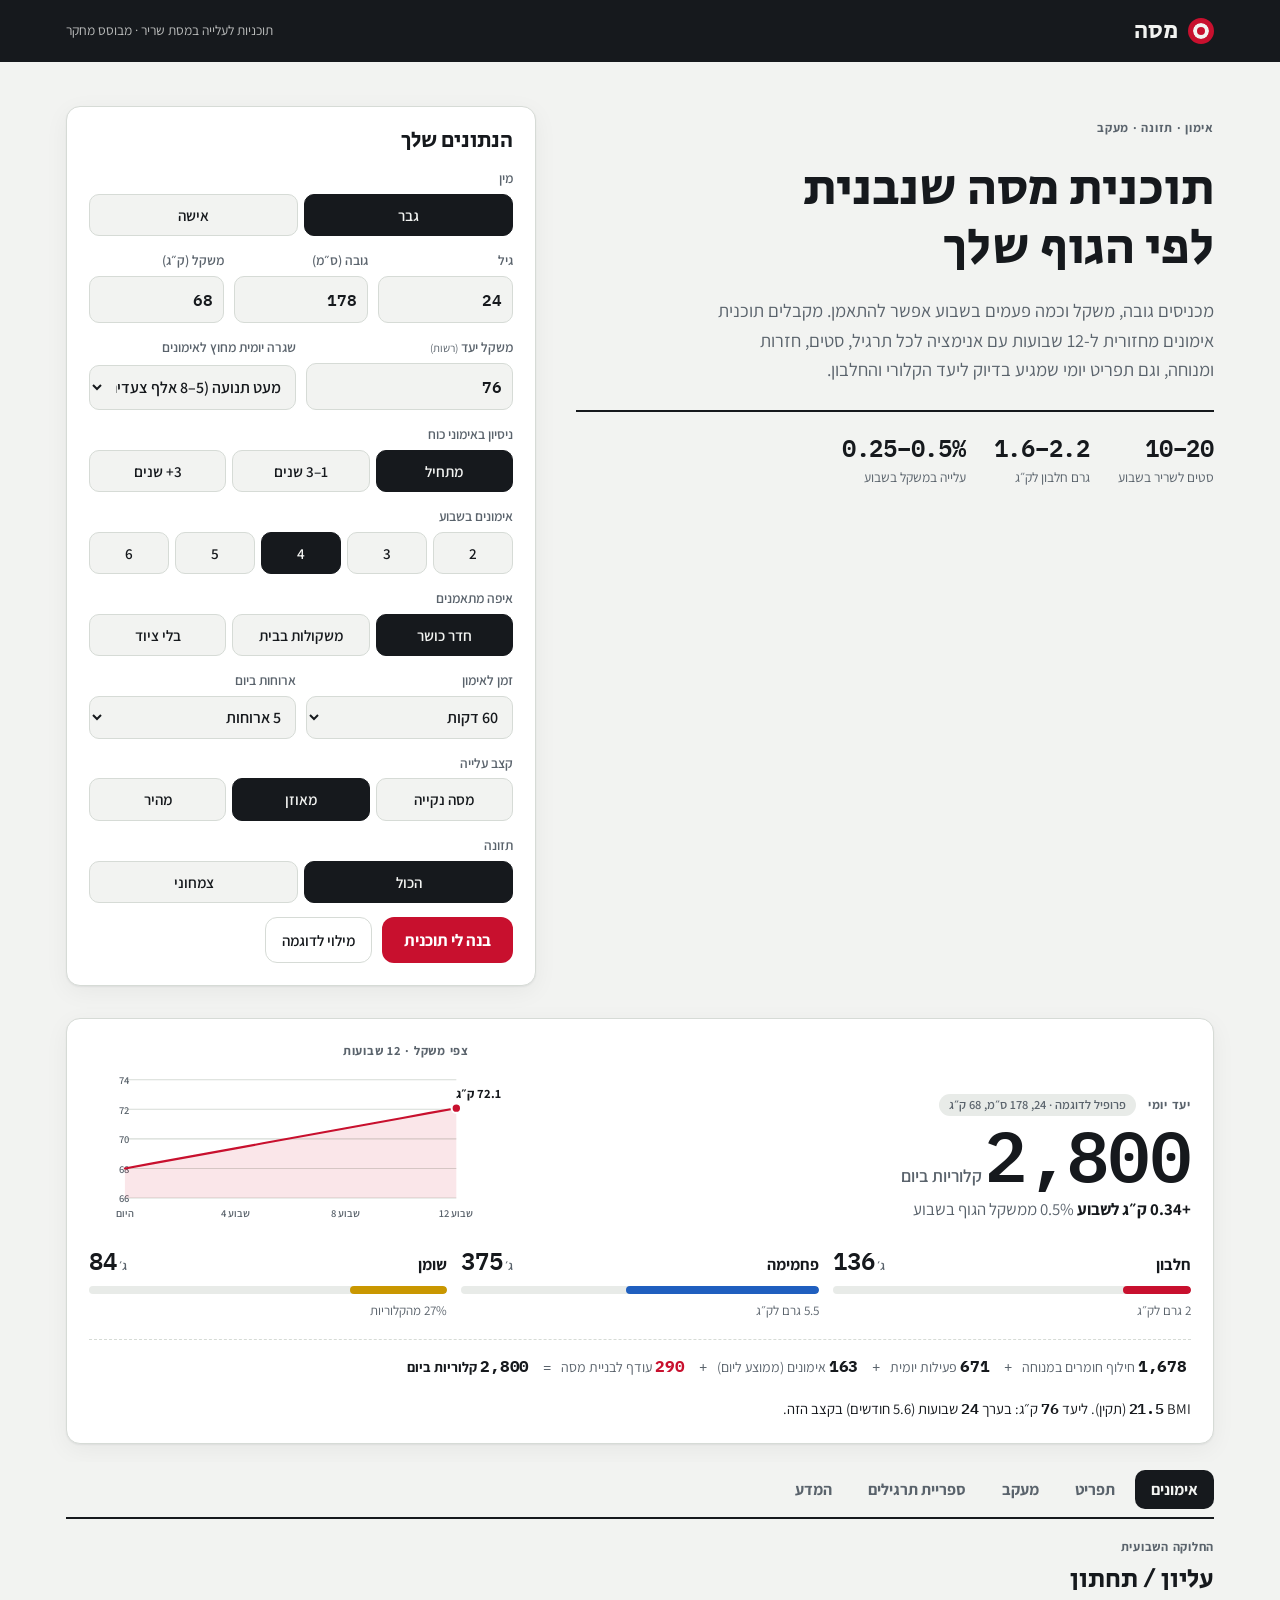
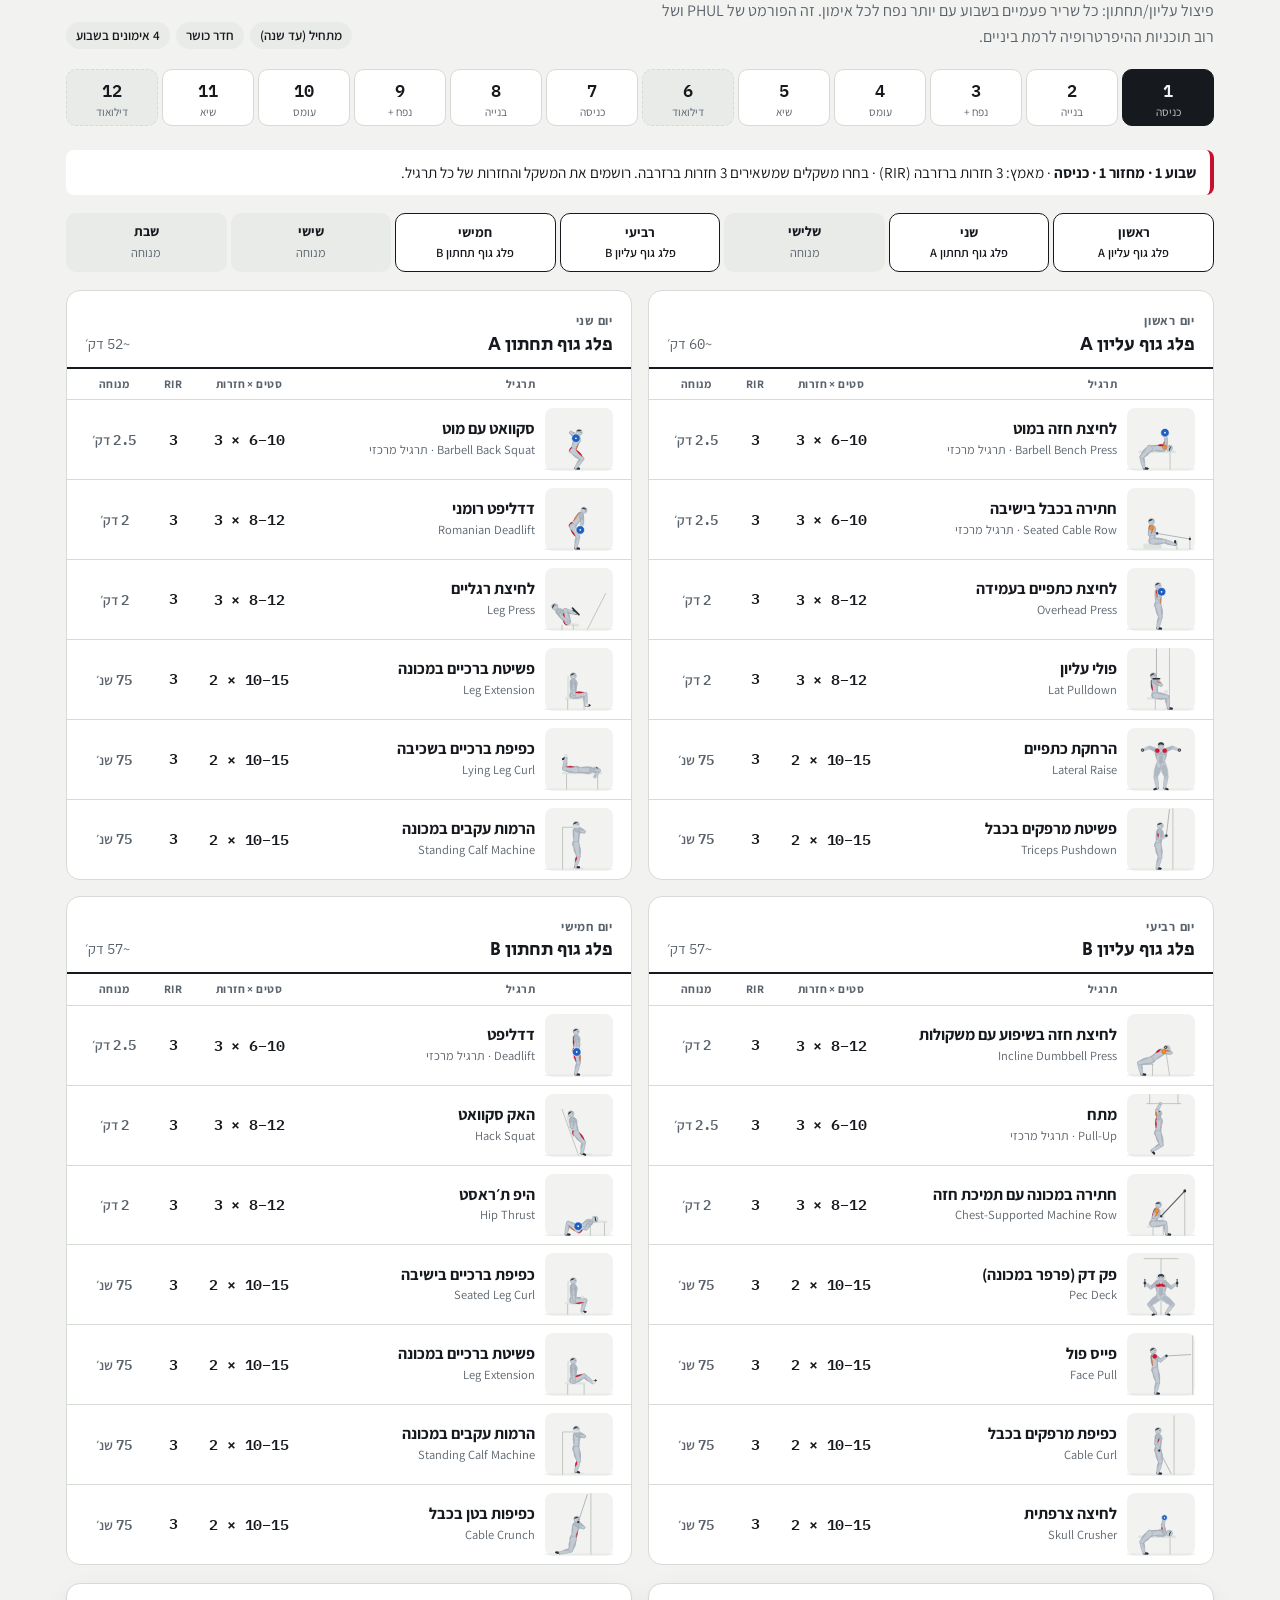
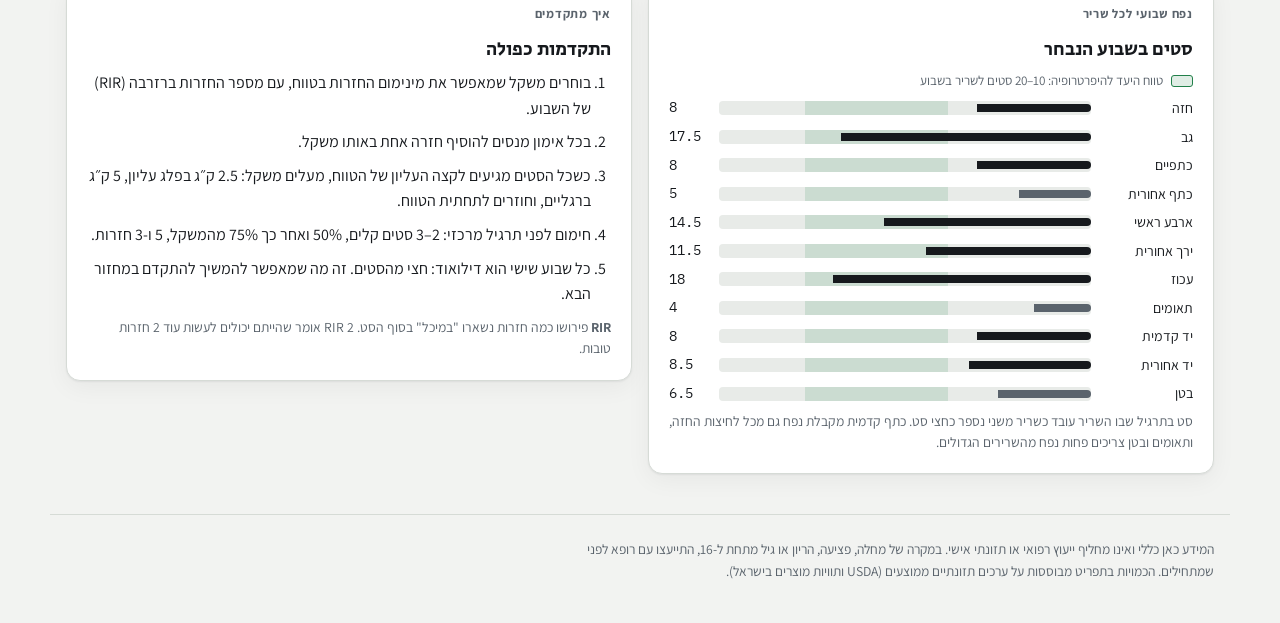
<file: fitness/index.html>
<!doctype html>
<html lang="he" dir="rtl">
<head>
<meta charset="utf-8">
<meta name="viewport" content="width=device-width, initial-scale=1, viewport-fit=cover">
<title>מסה · בונה תוכנית</title>
<meta name="claude:viewport-fit-sides" content="cover">
<meta name="description" content="בונה תוכניות אימון ותזונה לעלייה במסת שריר לפי גובה, משקל וניסיון, עם אנימציות של כל תרגיל.">
<meta name="theme-color" content="#16191d">
<link rel="icon" href="icon.svg" type="image/svg+xml">
<link rel="manifest" href="manifest.webmanifest">
<link rel="preconnect" href="https://fonts.googleapis.com">
<link rel="preconnect" href="https://fonts.gstatic.com" crossorigin>
<link rel="stylesheet" href="https://fonts.googleapis.com/css2?family=Assistant:wght@400;600;700;800&family=IBM+Plex+Mono:wght@500;600&family=Secular+One&display=swap">
<link rel="stylesheet" href="css/style.css">
</head>
<body>
<header class="top">
  <div class="wrap top-in">
    <a class="brand" href="#" aria-label="מסה, לראש העמוד"><span class="brand-mark" aria-hidden="true"></span>מסה</a>
    <span class="top-tag">תוכניות לעלייה במסת שריר · מבוסס מחקר</span>
  </div>
</header>

<main>
  <section class="intro wrap">
    <div class="intro-copy">
      <p class="eyebrow">אימון · תזונה · מעקב</p>
      <h1>תוכנית מסה שנבנית לפי הגוף שלך</h1>
      <p class="lead">מכניסים גובה, משקל וכמה פעמים בשבוע אפשר להתאמן. מקבלים תוכנית אימונים מחזורית ל-12 שבועות עם אנימציה לכל תרגיל, סטים, חזרות ומנוחה, וגם תפריט יומי שמגיע בדיוק ליעד הקלורי והחלבון.</p>
      <ul class="facts">
        <li><b class="num">10–20</b><span>סטים לשריר בשבוע</span></li>
        <li><b class="num">1.6–2.2</b><span>גרם חלבון לק״ג</span></li>
        <li><b class="num">0.25–0.5%</b><span>עלייה במשקל בשבוע</span></li>
      </ul>
    </div>

    <form id="profileForm" class="card form" novalidate>
      <h2 class="form-title">הנתונים שלך</h2>
      <fieldset class="seg"><legend>מין</legend>
        <label><input type="radio" name="sex" value="m" id="sex-m"><span>גבר</span></label>
        <label><input type="radio" name="sex" value="f" id="sex-f"><span>אישה</span></label>
      </fieldset>
      <div class="grid3">
        <label class="field"><span>גיל</span><input id="age" name="age" type="number" inputmode="numeric" min="14" max="80" required></label>
        <label class="field"><span>גובה (ס״מ)</span><input id="height" name="height" type="number" inputmode="numeric" min="140" max="220" required></label>
        <label class="field"><span>משקל (ק״ג)</span><input id="weight" name="weight" type="number" inputmode="decimal" step="0.1" min="35" max="200" required></label>
      </div>
      <div class="grid2">
        <label class="field"><span>משקל יעד <small>(רשות)</small></span><input id="goal" name="goal" type="number" inputmode="decimal" step="0.5" min="35" max="220"></label>
        <label class="field"><span>שגרה יומית מחוץ לאימונים</span>
          <select id="activity" name="activity">
            <option value="1.25">יושבני (משרד, מעט הליכה)</option>
            <option value="1.4">מעט תנועה (5–8 אלף צעדים)</option>
            <option value="1.55">פעיל (עבודה על הרגליים)</option>
            <option value="1.7">פעיל מאוד (עבודה פיזית)</option>
          </select></label>
      </div>
      <fieldset class="seg"><legend>ניסיון באימוני כוח</legend>
        <label><input type="radio" name="level" value="beg" id="lv-beg"><span>מתחיל</span></label>
        <label><input type="radio" name="level" value="int" id="lv-int"><span>1–3 שנים</span></label>
        <label><input type="radio" name="level" value="adv" id="lv-adv"><span>3+ שנים</span></label>
      </fieldset>
      <fieldset class="seg"><legend>אימונים בשבוע</legend>
        <label><input type="radio" name="days" value="2" id="d2"><span>2</span></label>
        <label><input type="radio" name="days" value="3" id="d3"><span>3</span></label>
        <label><input type="radio" name="days" value="4" id="d4"><span>4</span></label>
        <label><input type="radio" name="days" value="5" id="d5"><span>5</span></label>
        <label><input type="radio" name="days" value="6" id="d6"><span>6</span></label>
      </fieldset>
      <fieldset class="seg"><legend>איפה מתאמנים</legend>
        <label><input type="radio" name="equip" value="gym" id="eq-gym"><span>חדר כושר</span></label>
        <label><input type="radio" name="equip" value="db" id="eq-db"><span>משקולות בבית</span></label>
        <label><input type="radio" name="equip" value="home" id="eq-home"><span>בלי ציוד</span></label>
      </fieldset>
      <label class="check" id="barRow"><input type="checkbox" name="bar" id="bar"><span>יש לי מוט מתח</span></label>
      <div class="grid2">
        <label class="field"><span>זמן לאימון</span>
          <select id="minutes" name="minutes"><option value="45">45 דקות</option><option value="60">60 דקות</option><option value="75">75 דקות</option><option value="90">90 דקות</option></select></label>
        <label class="field"><span>ארוחות ביום</span>
          <select id="mealsPerDay" name="meals"><option value="3">3 ארוחות</option><option value="4">4 ארוחות</option><option value="5">5 ארוחות</option><option value="6">6 ארוחות</option></select></label>
      </div>
      <fieldset class="seg"><legend>קצב עלייה</legend>
        <label><input type="radio" name="pace" value="lean" id="pc-lean"><span>מסה נקייה</span></label>
        <label><input type="radio" name="pace" value="std" id="pc-std"><span>מאוזן</span></label>
        <label><input type="radio" name="pace" value="fast" id="pc-fast"><span>מהיר</span></label>
      </fieldset>
      <fieldset class="seg"><legend>תזונה</legend>
        <label><input type="radio" name="diet" value="all" id="dt-all"><span>הכול</span></label>
        <label><input type="radio" name="diet" value="veg" id="dt-veg"><span>צמחוני</span></label>
      </fieldset>
      <p id="formError" class="form-error" role="alert" hidden></p>
      <div class="form-actions">
        <button type="submit" class="btn">בנה לי תוכנית</button>
        <button type="button" class="ghost" id="resetExample">מילוי לדוגמה</button>
      </div>
    </form>
  </section>

  <section id="results" class="wrap" aria-label="התוכנית שלך">
    <div class="summary card">
      <div class="sum-head">
        <div>
          <p class="eyebrow">יעד יומי <span id="exampleBadge" class="badge">פרופיל לדוגמה · 24, 178 ס״מ, 68 ק״ג</span></p>
          <p class="kcal"><b id="sumKcal" class="num">0</b> <span>קלוריות ביום</span></p>
          <p class="gain"><b id="sumGain">—</b> <span id="sumRate"></span></p>
        </div>
        <div class="proj">
          <p class="eyebrow">צפי משקל · 12 שבועות</p>
          <div id="projChart" class="chart"></div>
        </div>
      </div>
      <div id="sumMacros" class="macros"></div>
      <p id="sumEq" class="energy"></p>
      <p id="sumNotes" class="notes"></p>
    </div>

    <div class="tabs" role="tablist" aria-label="חלקי התוכנית">
      <button type="button" role="tab" data-tab="train" aria-selected="true">אימונים</button>
      <button type="button" role="tab" data-tab="food" aria-selected="false">תפריט</button>
      <button type="button" role="tab" data-tab="track" aria-selected="false">מעקב</button>
      <button type="button" role="tab" data-tab="library" aria-selected="false">ספריית תרגילים</button>
      <button type="button" role="tab" data-tab="science" aria-selected="false">המדע</button>
    </div>

    <!-- TRAINING -->
    <div id="p-train" class="panel" role="tabpanel">
      <div class="split-head">
        <div><p class="eyebrow">החלוקה השבועית</p><h2 id="splitName"></h2><p id="splitWhy" class="muted"></p></div>
        <div id="splitMeta" class="meta"></div>
      </div>
      <div class="wk-wrap"><div id="weekStrip" class="week-strip" aria-label="בחירת שבוע"></div></div>
      <p id="weekNote" class="week-note"></p>
      <div id="schedule" class="schedule"></div>
      <div id="sessions" class="sessions"></div>

      <div class="two">
        <section class="card pad">
          <p class="eyebrow">נפח שבועי לכל שריר</p>
          <h3>סטים בשבוע הנבחר</h3>
          <div id="volChart" class="vol"></div>
        </section>
        <section class="card pad rules">
          <p class="eyebrow">איך מתקדמים</p>
          <h3>התקדמות כפולה</h3>
          <ol>
            <li>בוחרים משקל שמאפשר את מינימום החזרות בטווח, עם מספר החזרות ברזרבה (RIR) של השבוע.</li>
            <li>בכל אימון מנסים להוסיף חזרה אחת באותו משקל.</li>
            <li>כשכל הסטים מגיעים לקצה העליון של הטווח, מעלים משקל: 2.5 ק״ג בפלג עליון, 5 ק״ג ברגליים, וחוזרים לתחתית הטווח.</li>
            <li>חימום לפני תרגיל מרכזי: 2–3 סטים קלים, 50% ואחר כך 75% מהמשקל, 5 ו-3 חזרות.</li>
            <li>כל שבוע שישי הוא דילואוד: חצי מהסטים. זה מה שמאפשר להמשיך להתקדם במחזור הבא.</li>
          </ol>
          <p class="fine"><b>RIR</b> פירושו כמה חזרות נשארו "במיכל" בסוף הסט. RIR 2 אומר שהייתם יכולים לעשות עוד 2 חזרות טובות.</p>
        </section>
      </div>
    </div>

    <!-- FOOD -->
    <div id="p-food" class="panel" role="tabpanel" hidden>
      <div id="foodTargets" class="food-targets"></div>
      <div class="day-strip" id="dayStrip" aria-label="בחירת יום"></div>
      <div id="meals" class="meals"></div>
      <p id="dayTotal" class="day-total"></p>
      <div class="two">
        <details class="card pad shop">
          <summary><span class="eyebrow">לשבוע שלם</span><h3>רשימת קניות</h3></summary>
          <ul id="shopList" class="shop-list"></ul>
          <p class="fine">כמויות של מזון מבושל או אפוי. אורז ופסטה מתנפחים פי 2.5–3 בבישול, ובשר מאבד כ-25% ממשקלו.</p>
        </details>
        <section class="card pad">
          <p class="eyebrow">מה באמת משנה</p>
          <h3>כללי התזונה למסה</h3>
          <ul class="tips">
            <li><b>סך הקלוריות והחלבון ביום</b> קובעים כמעט הכול. תזמון הארוחות משני.</li>
            <li><b>חלבון בכל ארוחה:</b> 0.4 ג׳ לק״ג, 4–5 פעמים ביום, מפזרים את החלבון לאורך היום.</li>
            <li><b>לפני ואחרי אימון</b> (בטווח של כ-2 שעות): ארוחה עם חלבון ופחמימה.</li>
            <li><b>לפני שינה:</b> מוצר חלב עשיר בקזאין (קוטג׳, גבינה לבנה, יוגורט חלבון).</li>
            <li><b>קשה לאכול מספיק?</b> שייק נוזלי, חמאת בוטנים, תמרים, שמן זית על הסלט. קלוריות צפופות בלי להרגיש מפוצצים.</li>
            <li><b>תוספים עם הוכחות:</b> קריאטין מונוהידרט 3–5 ג׳ ביום כל יום. אבקת חלבון כשנוח. קפאין לפני אימון אם רוצים. BCAA מיותר כשהחלבון מספיק.</li>
            <li><b>שינה:</b> 7–9 שעות. מחסור בשינה פוגע בבניית השריר ובביצועים.</li>
          </ul>
        </section>
      </div>
    </div>

    <!-- TRACK -->
    <div id="p-track" class="panel" role="tabpanel" hidden>
      <div class="two track">
        <section class="card pad">
          <p class="eyebrow">משקל גוף</p>
          <h3>מעקב שבועי</h3>
          <form id="wForm" class="w-form">
            <label class="field"><span>תאריך</span><input type="date" id="wDate" required></label>
            <label class="field"><span>משקל (ק״ג)</span><input type="number" id="wVal" step="0.1" inputmode="decimal" required></label>
            <button type="submit" class="btn">שמירה</button>
          </form>
          <p id="advice" class="advice"></p>
          <ul id="wList" class="w-list"></ul>
        </section>
        <section class="card pad">
          <p class="eyebrow">המשקל שלך מול היעד</p>
          <div id="trackChart" class="chart wide"></div>
          <p class="fine">הנתונים נשמרים רק בדפדפן הזה. משקל הגוף קופץ ביום-יומיים בגלל מים, מלח ופחמימות, לכן מסתכלים על המגמה של שבועיים ולא על שקילה בודדת. את משקלי התרגילים רושמים בחלון של כל תרגיל, בלשונית האימונים.</p>
        </section>
      </div>
    </div>

    <!-- LIBRARY -->
    <div id="p-library" class="panel" role="tabpanel" hidden>
      <div id="libFilter" class="lib-filter" aria-label="סינון לפי שריר"></div>
      <p class="mus-key"><span><i class="k1"></i>שריר עיקרי שעובד בתרגיל</span><span><i class="k2"></i>שריר משני</span></p>
      <div id="libGrid" class="lib-grid"></div>
    </div>

    <!-- SCIENCE -->
    <div id="p-science" class="panel" role="tabpanel" hidden>
      <div class="science">
        <section class="card pad">
          <p class="eyebrow">העקרונות שעליהם התוכנית בנויה</p>
          <h3>מה המחקר אומר, ואיך זה מיושם כאן</h3>
          <dl class="principles">
            <dt>נפח</dt><dd>יותר סטים שבועיים מביאים ליותר היפרטרופיה, עד בערך 10–20 סטים לשריר בשבוע. התוכנית מתחילה נמוך ומוסיפה סטים לאורך כל מחזור. <cite>Schoenfeld 2017</cite></dd>
            <dt>תדירות</dt><dd>אימון כל שריר פעמיים בשבוע עדיף על פעם אחת כשהנפח שווה. בכל החלוקות כאן כל שריר מאומן לפחות פעמיים. <cite>Schoenfeld 2016</cite></dd>
            <dt>מאמץ</dt><dd>סטים צריכים להגיע קרוב לכשל (0–3 חזרות ברזרבה). כשל מלא בכל סט לא נדרש. למתחילים RIR 2–3 מספיק. <cite>Refalo 2023</cite></dd>
            <dt>טווח חזרות</dt><dd>כל טווח בין 5 ל-30 חזרות בונה שריר כשמגיעים קרוב לכשל. תרגילים מרכזיים ב-5–10, בידוד ב-10–20. באימון בלי ציוד משתמשים בטווחים הגבוהים. <cite>Schoenfeld 2017b</cite></dd>
            <dt>מנוחה</dt><dd>2–3 דקות בתרגילים מורכבים נותנות יותר נפח איכותי מדקה אחת. <cite>Schoenfeld 2016b</cite></dd>
            <dt>עודף קלורי</dt><dd>עודף מתון של 250–500 קק״ל ועלייה של 0.25–0.5% ממשקל הגוף בשבוע. מתחילים בקצה העליון, מתקדמים בתחתון. <cite>Iraki 2019 · Slater 2019</cite></dd>
            <dt>חלבון</dt><dd>התועלת מגיעה לרוויה סביב 1.6 ג׳ לק״ג, והמלצת הביטחון היא עד 2.2. התוכנית מכוונת ל-2.0. <cite>Morton 2018 · Jäger 2017</cite></dd>
            <dt>חישוב קלוריות</dt><dd>חילוף חומרים בסיסי לפי נוסחת Mifflin–St Jeor, כפול רמת הפעילות היומית, ועוד עלות האימונים. זו נקודת פתיחה, ואת הכיול עושים לפי המשקל בפועל בלשונית המעקב. <cite>Mifflin 1990</cite></dd>
          </dl>
        </section>
        <section class="card pad">
          <p class="eyebrow">תוכניות שמהן נלקחו המבנים</p>
          <h3>השראה מהתוכניות המוערכות ביותר</h3>
          <ul class="programs">
            <li><b>Starting Strength / StrongLifts 5×5</b>: גוף מלא 3 פעמים בשבוע עם התקדמות לינארית. המבנה של תוכנית ה-3 ימים כאן, עם יותר נפח להיפרטרופיה.</li>
            <li><b>PHUL (Power Hypertrophy Upper Lower)</b>: פיצול עליון/תחתון של 4 ימים, הבסיס לתוכנית ה-4 ימים.</li>
            <li><b>Reddit PPL (Metallicadpa)</b>: דחיפה/משיכה/רגליים 6 ימים, הבסיס לתוכנית ה-6 ימים.</li>
            <li><b>Jeff Nippard: Fundamentals ו-Ultimate PPL</b>: התקדמות כפולה, RIR ובחירת תרגילים לפי מתיחה וטווח תנועה.</li>
            <li><b>Renaissance Periodization (ד״ר מייק ישראטל)</b>: מחזורים עם נפח עולה ודילואוד, ונקודות ייחוס לנפח לכל שריר.</li>
            <li><b>The Muscle &amp; Strength Pyramid (אריק הלמס)</b>: סדר העדיפויות: עקביות ← נפח ומאמץ ← התקדמות ← בחירת תרגילים ← טמפו ומנוחה.</li>
          </ul>
        </section>
        <section class="card pad refs">
          <p class="eyebrow">מקורות</p>
          <h3>מחקרים ועמדות רשמיות</h3>
          <ol>
            <li>Schoenfeld BJ, Ogborn D, Krieger JW. Dose-response relationship between weekly resistance training volume and increases in muscle mass. <i>J Sports Sci</i> 2017. <a href="https://doi.org/10.1080/02640414.2016.1210197" target="_blank" rel="noopener">doi</a></li>
            <li>Schoenfeld BJ, Ogborn D, Krieger JW. Effects of resistance training frequency on measures of muscle hypertrophy: a systematic review and meta-analysis. <i>Sports Med</i> 2016. <a href="https://doi.org/10.1007/s40279-016-0543-8" target="_blank" rel="noopener">doi</a></li>
            <li>Refalo MC et al. Influence of resistance training proximity-to-failure on skeletal muscle hypertrophy: a systematic review with meta-analysis. <i>Sports Med</i> 2023. <a href="https://doi.org/10.1007/s40279-022-01784-y" target="_blank" rel="noopener">doi</a></li>
            <li>Schoenfeld BJ et al. Strength and hypertrophy adaptations between low- vs. high-load resistance training: a systematic review and meta-analysis. <i>J Strength Cond Res</i> 2017. <a href="https://doi.org/10.1519/JSC.0000000000002200" target="_blank" rel="noopener">doi</a></li>
            <li>Schoenfeld BJ et al. Longer interset rest periods enhance muscle strength and hypertrophy in resistance-trained men. <i>J Strength Cond Res</i> 2016. <a href="https://doi.org/10.1519/JSC.0000000000001272" target="_blank" rel="noopener">doi</a></li>
            <li>Morton RW et al. A systematic review, meta-analysis and meta-regression of the effect of protein supplementation on resistance training-induced gains in muscle mass and strength. <i>Br J Sports Med</i> 2018. <a href="https://doi.org/10.1136/bjsports-2017-097608" target="_blank" rel="noopener">doi</a></li>
            <li>Jäger R et al. ISSN position stand: protein and exercise. <i>J Int Soc Sports Nutr</i> 2017. <a href="https://doi.org/10.1186/s12970-017-0177-8" target="_blank" rel="noopener">doi</a></li>
            <li>Schoenfeld BJ, Aragon AA. How much protein can the body use in a single meal for muscle-building? <i>J Int Soc Sports Nutr</i> 2018. <a href="https://doi.org/10.1186/s12970-018-0215-1" target="_blank" rel="noopener">doi</a></li>
            <li>Iraki J, Fitschen P, Espinar S, Helms E. Nutrition recommendations for bodybuilders in the off-season: a narrative review. <i>Sports</i> 2019. <a href="https://doi.org/10.3390/sports7070154" target="_blank" rel="noopener">doi</a></li>
            <li>Slater GJ et al. Is an energy surplus required to maximize skeletal muscle hypertrophy associated with resistance training? <i>Front Nutr</i> 2019. <a href="https://doi.org/10.3389/fnut.2019.00131" target="_blank" rel="noopener">doi</a></li>
            <li>Kreider RB et al. ISSN position stand: safety and efficacy of creatine supplementation. <i>J Int Soc Sports Nutr</i> 2017. <a href="https://doi.org/10.1186/s12970-017-0173-z" target="_blank" rel="noopener">doi</a></li>
            <li>Mifflin MD et al. A new predictive equation for resting energy expenditure in healthy individuals. <i>Am J Clin Nutr</i> 1990. <a href="https://doi.org/10.1093/ajcn/51.2.241" target="_blank" rel="noopener">doi</a></li>
            <li>American College of Sports Medicine. Progression models in resistance training for healthy adults. <i>Med Sci Sports Exerc</i> 2009. <a href="https://doi.org/10.1249/MSS.0b013e3181915670" target="_blank" rel="noopener">doi</a></li>
          </ol>
        </section>
      </div>
    </div>
  </section>
</main>

<footer class="foot wrap">
  <p>המידע כאן כללי ואינו מחליף ייעוץ רפואי או תזונתי אישי. במקרה של מחלה, פציעה, הריון או גיל מתחת ל-16, התייעצו עם רופא לפני שמתחילים. הכמויות בתפריט מבוססות על ערכים תזונתיים ממוצעים (USDA ותוויות מוצרים בישראל).</p>
</footer>

<dialog id="exDlg" aria-labelledby="dlgTitle">
  <div class="dlg">
    <div class="dlg-fig">
      <div id="dlgFig" class="fig-big"></div>
      <div class="dlg-ctrl">
        <span id="dlgView" class="view-tag"></span>
        <span class="mus-key"><span><i class="k1"></i>שריר עיקרי</span><span><i class="k2"></i>שריר משני</span></span>
        <button type="button" class="ghost sm" id="dlgSlow" aria-pressed="false">הילוך איטי</button>
        <button type="button" class="ghost sm" id="dlgPlay">עצור</button>
      </div>
    </div>
    <div class="dlg-body">
      <div class="dlg-top">
        <div><h2 id="dlgTitle"></h2><p id="dlgEn" class="muted en"></p></div>
        <button type="button" class="close" id="dlgClose" aria-label="סגירה">×</button>
      </div>
      <div id="dlgMuscles" class="chips"></div>
      <div id="dlgPres"></div>
      <h3>איך מבצעים</h3>
      <ol id="dlgCues" class="cues"></ol>
      <h3>טעויות נפוצות</h3>
      <ul id="dlgErr" class="errs"></ul>
      <div id="dlgLog" class="log">
        <h3>רישום לשבוע <span id="logWeek" class="num"></span></h3>
        <form id="logForm" class="log-form">
          <label class="field"><span>משקל (ק״ג)</span><input id="logW" type="number" step="0.5" inputmode="decimal" placeholder="ריק למשקל גוף"></label>
          <label class="field"><span>חזרות</span><input id="logR" type="number" inputmode="numeric" min="1" max="100"></label>
          <button type="submit" class="btn">שמירה</button>
        </form>
        <p id="logHint" class="fine"></p>
      </div>
    </div>
  </div>
</dialog>

<div id="toast" class="toast" role="status" hidden></div>

<script src="js/figure.js"></script>
<script src="js/exercises.js"></script>
<script src="js/program.js"></script>
<script src="js/nutrition.js"></script>
<script src="js/app.js"></script>
</body>
</html>
</file>
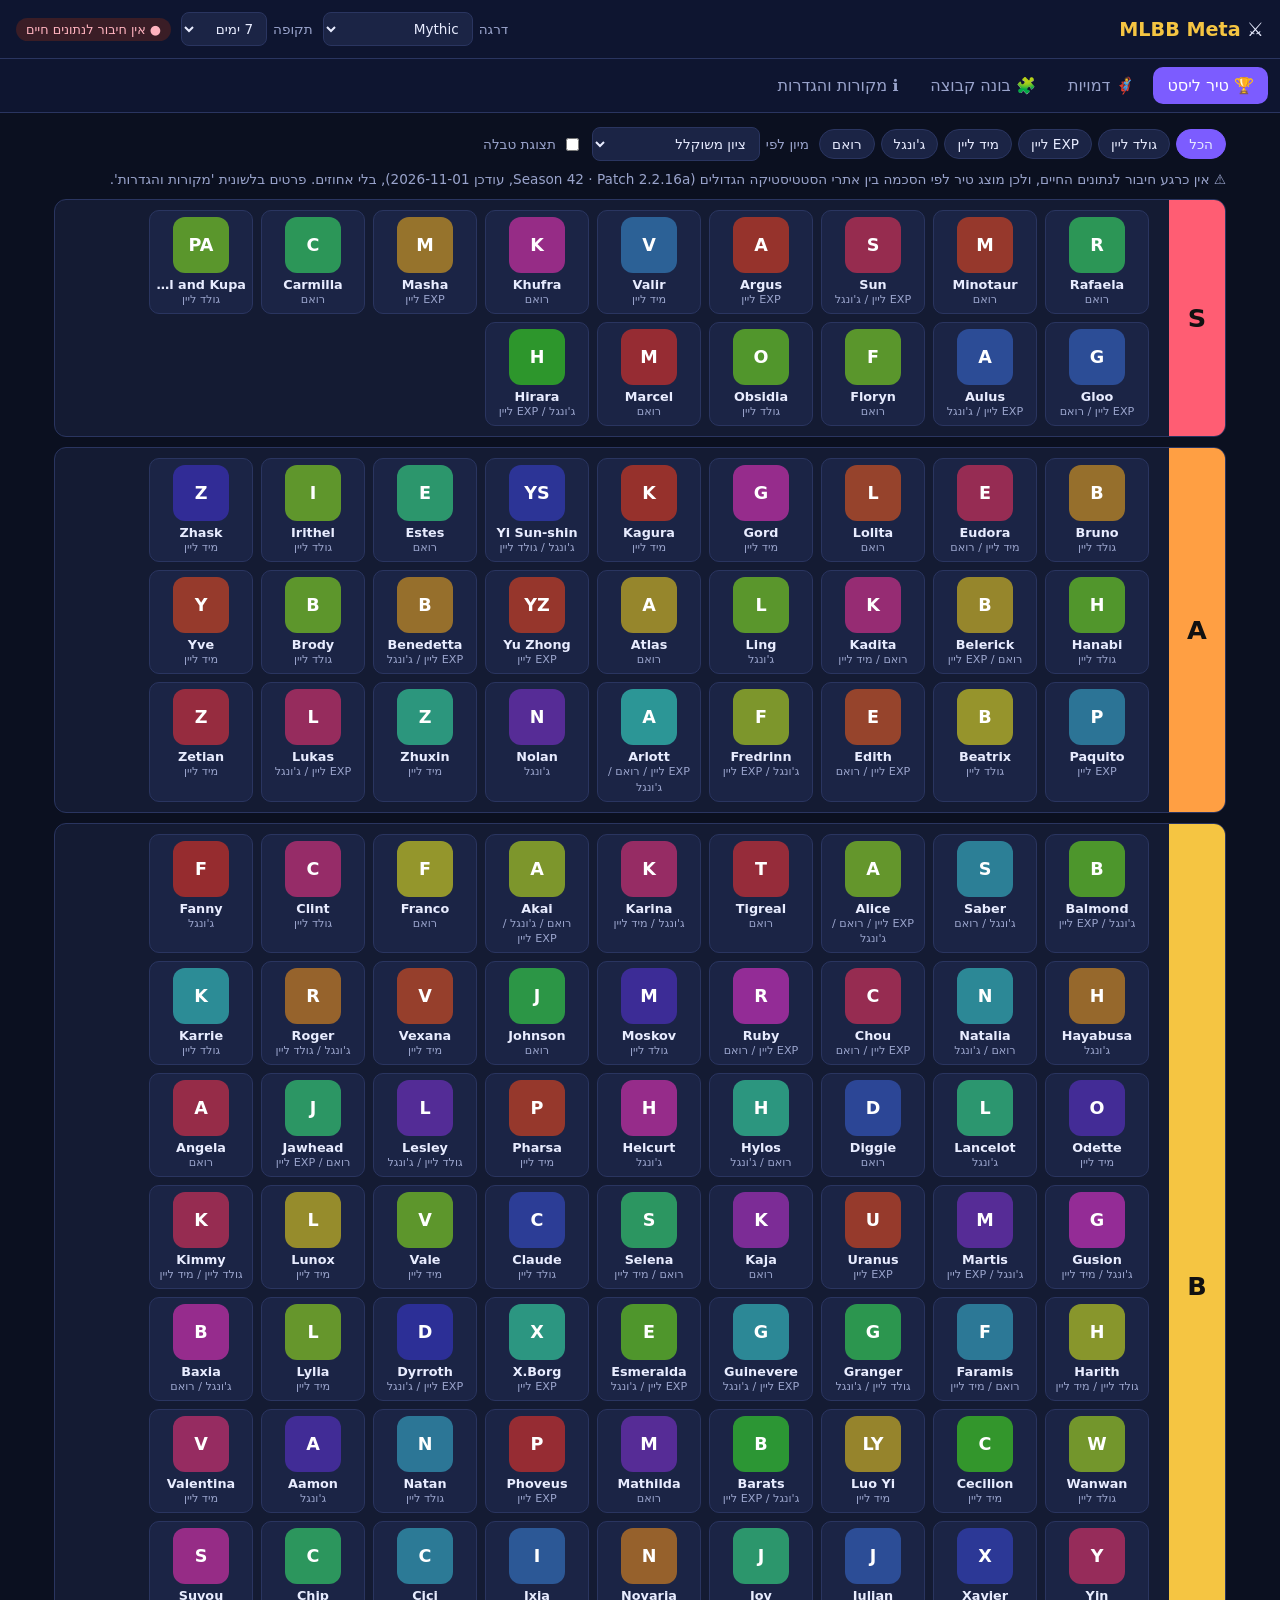
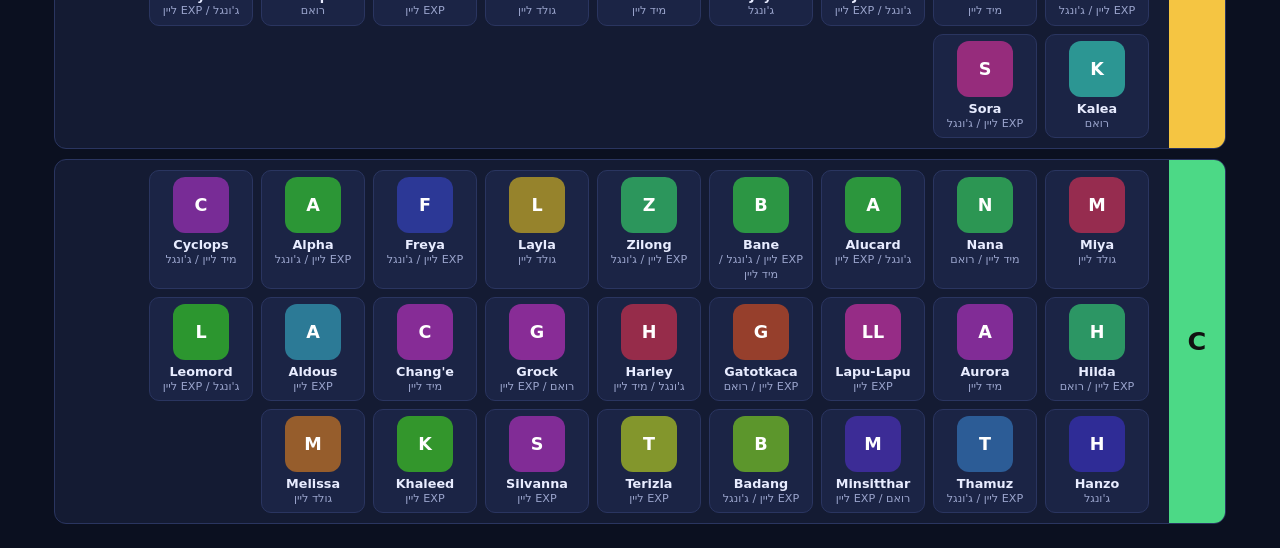
<file: mlbb/index.html>
<!DOCTYPE html>
<html lang="he" dir="rtl">
<head>
<meta charset="utf-8">
<meta name="viewport" content="width=device-width, initial-scale=1, viewport-fit=cover">
<meta name="apple-mobile-web-app-capable" content="yes">
<meta name="apple-mobile-web-app-status-bar-style" content="black-translucent">
<meta name="theme-color" content="#0b1020">
<title>MLBB Meta — טיר ליסט, קאונטרים ובילדים</title>
<link rel="manifest" href="manifest.webmanifest">
<link rel="stylesheet" href="css/style.css">
</head>
<body>
<header class="top">
  <div class="brand">⚔️ <b>MLBB Meta</b></div>
  <div class="filters">
    <label>דרגה
      <select id="f-rank">
        <option value="all">כל הדרגות</option><option value="epic">Epic</option><option value="legend">Legend</option>
        <option value="mythic" selected>Mythic</option><option value="honor">Mythical Honor</option><option value="glory">Mythical Glory+</option>
      </select></label>
    <label>תקופה
      <select id="f-days"><option value="1">יום</option><option value="3">3 ימים</option><option value="7" selected>7 ימים</option><option value="15">15 ימים</option><option value="30">30 ימים</option></select></label>
    <span id="live-status" class="status">טוען…</span>
  </div>
</header>

<nav class="tabs">
  <button data-tab="tier" class="active">🏆 טיר ליסט</button>
  <button data-tab="heroes">🦸 דמויות</button>
  <button data-tab="team">🧩 בונה קבוצה</button>
  <button data-tab="sources">ℹ️ מקורות והגדרות</button>
</nav>

<main>
  <section id="tab-tier" class="tab active">
    <div class="toolbar">
      <div class="chips" id="tier-lanes"></div>
      <label>מיון לפי
        <select id="tier-sort">
          <option value="score">ציון משוקלל</option><option value="win">ווין רייט</option>
          <option value="pick">פיק רייט</option><option value="ban">באן רייט</option><option value="meta">הערכת מטא קהילתית</option>
        </select></label>
      <label class="switch"><input type="checkbox" id="tier-table"> תצוגת טבלה</label>
    </div>
    <p class="hint" id="tier-hint"></p>
    <div id="tier-out"></div>
  </section>

  <section id="tab-heroes" class="tab">
    <div class="toolbar">
      <input id="hero-search" type="search" placeholder="חיפוש דמות…">
      <div class="chips" id="hero-roles"></div>
    </div>
    <div id="hero-grid" class="grid"></div>
  </section>

  <section id="tab-team" class="tab">
    <div class="team-wrap">
      <div class="panel">
        <h3>הקבוצה שלי</h3>
        <div id="ally-slots" class="slots"></div>
        <h3>היריבים <small>(לא חובה)</small></h3>
        <div id="enemy-slots" class="slots"></div>
        <button id="team-clear" class="btn ghost">איפוס</button>
      </div>
      <div class="panel grow">
        <h3>ניתוח הרכב</h3>
        <div id="team-analysis"></div>
        <h3>המלצות לפי ליין</h3>
        <div id="team-recs"></div>
      </div>
    </div>
    <div class="panel">
      <h3>צמדים חזקים במטא</h3>
      <div id="duos"></div>
    </div>
  </section>

  <section id="tab-sources" class="tab">
    <div class="panel prose" id="sources"></div>
  </section>
</main>

<div id="modal" class="modal hidden" role="dialog" aria-modal="true">
  <div class="modal-card">
    <button class="close" id="modal-close" aria-label="סגור">✕</button>
    <div id="modal-body"></div>
  </div>
</div>

<datalist id="hero-names"></datalist>
<script src="js/heroes.js"></script>
<script src="js/builds.js"></script>
<script src="js/api.js"></script>
<script src="js/app.js"></script>
</body>
</html>
</file>
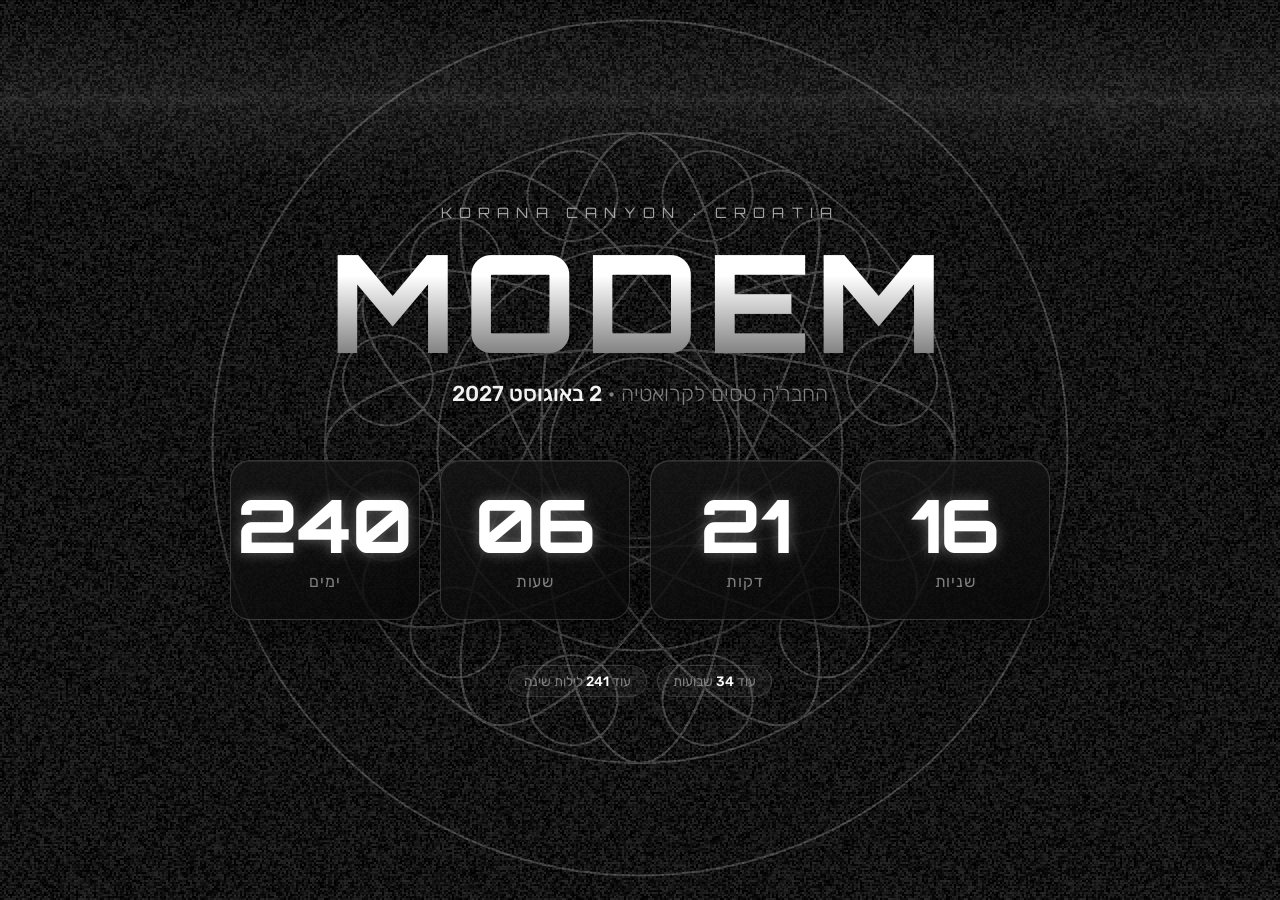
<file: modem/index.html>
<!DOCTYPE html>
<html lang="he" dir="rtl">
<head>
<meta charset="UTF-8">
<meta name="viewport" content="width=device-width, initial-scale=1, viewport-fit=cover">
<meta name="theme-color" content="#000000">
<title>Modem 2027 · הספירה לאחור</title>
<link rel="icon" href="data:image/svg+xml,<svg xmlns='http://www.w3.org/2000/svg' viewBox='0 0 100 100'><text y='.9em' font-size='90'>🍄</text></svg>">
<link rel="preconnect" href="https://fonts.googleapis.com">
<link rel="preconnect" href="https://fonts.gstatic.com" crossorigin>
<link href="https://fonts.googleapis.com/css2?family=Rubik:wght@300;500;800&family=Orbitron:wght@500;800&display=swap" rel="stylesheet">
<style>
  :root{
    --bg:#000;
    --neon1:#ffffff;
    --neon2:#b5b5b5;
    --neon3:#4a4a4a;
    --text:#f2f2f2;
    --muted:#808080;
  }
  *{box-sizing:border-box;margin:0;padding:0}
  html,body{height:100%}
  body{
    background:var(--bg);
    color:var(--text);
    font-family:"Rubik",system-ui,sans-serif;
    overflow:hidden;
    display:flex;align-items:center;justify-content:center;
    min-height:100svh;
  }

  /* ---------- background layers ---------- */
  .vignette{position:fixed;inset:0;z-index:2;pointer-events:none;
    background:radial-gradient(ellipse at center,transparent 35%,rgba(0,0,0,.95) 100%)}
  /* ---------- old-TV static ---------- */
  #static{position:fixed;inset:0;width:100%;height:100%;z-index:3;pointer-events:none;
    opacity:.16;image-rendering:pixelated}
  .scanlines{position:fixed;inset:0;z-index:4;pointer-events:none;opacity:.35;
    background:repeating-linear-gradient(to bottom,rgba(0,0,0,.55) 0 1px,transparent 1px 3px)}
  .roll{position:fixed;top:0;left:0;right:0;height:22vh;will-change:transform;z-index:4;pointer-events:none;
    background:linear-gradient(to bottom,transparent,rgba(255,255,255,.05) 45%,rgba(255,255,255,.09) 50%,rgba(255,255,255,.05) 55%,transparent);
    animation:roll 7s linear infinite}
  @keyframes roll{from{transform:translateY(-25vh)}to{transform:translateY(105vh)}}

  /* sacred-geometry mandala behind the timer */
  .mandala{position:fixed;z-index:4;width:min(120vmin,900px);aspect-ratio:1;
    top:50%;left:50%;transform:translate(-50%,-50%);opacity:.22;pointer-events:none}
  .mandala svg{width:100%;height:100%;will-change:transform;animation:spin 120s linear infinite}
  @keyframes spin{to{transform:rotate(360deg)}}

  /* ---------- content ---------- */
  main{position:relative;z-index:5;text-align:center;padding:2rem 1.25rem;width:100%;max-width:1000px}

  .eyebrow{
    font-family:"Orbitron",sans-serif;font-size:clamp(.7rem,1.8vw,.9rem);
    letter-spacing:.5em;text-transform:uppercase;color:var(--neon2);
    direction:ltr;margin-bottom:1rem;opacity:.9
  }
  h1{
    font-family:"Orbitron",sans-serif;font-weight:800;direction:ltr;
    font-size:clamp(3rem,13vw,8.5rem);line-height:.95;letter-spacing:.06em;
    background:linear-gradient(180deg,#fff 30%,#6e6e6e);
    -webkit-background-clip:text;background-clip:text;color:transparent;
  }
  .sub{margin-top:.9rem;font-size:clamp(1rem,3vw,1.35rem);font-weight:300;color:var(--muted)}
  .sub b{color:var(--text);font-weight:500}

  .timer{
    display:grid;grid-template-columns:repeat(4,1fr);gap:clamp(.5rem,2vw,1.25rem);
    margin:clamp(2rem,6vh,3.5rem) auto 0;max-width:820px;direction:ltr;
  }
  .unit{
    position:relative;padding:clamp(1rem,3vw,1.75rem) .25rem;
    border-radius:20px;
    background:linear-gradient(160deg,rgba(22,22,22,.82),rgba(8,8,8,.82));
    border:1px solid rgba(255,255,255,.16);
    box-shadow:0 10px 40px rgba(0,0,0,.45), inset 0 1px 0 rgba(255,255,255,.08);
    overflow:hidden;
  }
  .num{
    display:block;font-family:"Orbitron",sans-serif;font-weight:800;
    font-size:clamp(2rem,8.5vw,4.6rem);line-height:1;
    font-variant-numeric:tabular-nums;color:#fff;
    text-shadow:0 0 14px rgba(255,255,255,.35);
  }
  .label{display:block;margin-top:.6rem;font-size:clamp(.75rem,2.2vw,1rem);color:var(--muted);direction:rtl;letter-spacing:.05em}

  .meta{margin-top:clamp(2rem,5vh,3rem);display:flex;flex-wrap:wrap;gap:.6rem;justify-content:center}
  .chip{
    font-size:.85rem;padding:.45rem .95rem;border-radius:999px;
    border:1px solid rgba(255,255,255,.12);background:rgba(255,255,255,.04);color:var(--muted)
  }
  .chip strong{color:#fff;font-weight:500}

  .done h1{opacity:1}

  @media (max-width:520px){
    .timer{grid-template-columns:repeat(2,1fr)}
  }
  @media (prefers-reduced-motion:reduce){
    *{animation:none!important}
  }
</style>
</head>
<body>

  <div class="mandala" aria-hidden="true">
    <svg viewBox="-100 -100 200 200" fill="none" stroke="#ffffff" stroke-width=".45">
      <g id="petals"></g>
      <circle r="95"/><circle r="70"/><circle r="45"/><circle r="20"/>
    </svg>
  </div>

  <div class="vignette"></div>
  <canvas id="static"></canvas>
  <div class="scanlines"></div>
  <div class="roll"></div>

  <main id="app">
    <p class="eyebrow">Korana Canyon · Croatia</p>
    <h1>MODEM</h1>
    <p class="sub">החבר'ה טסים לקרואטיה · <b>2 באוגוסט 2027</b></p>

    <section class="timer" aria-live="polite">
      <div class="unit"><span class="num" id="d">--</span><span class="label">ימים</span></div>
      <div class="unit"><span class="num" id="h">--</span><span class="label">שעות</span></div>
      <div class="unit"><span class="num" id="m">--</span><span class="label">דקות</span></div>
      <div class="unit"><span class="num" id="s">--</span><span class="label">שניות</span></div>
    </section>

    <div class="meta">
      <span class="chip">עוד <strong id="weeks">–</strong> שבועות</span>
      <span class="chip">עוד <strong id="sleeps">–</strong> לילות שינה</span>
    </div>
  </main>

<script>
  // 2 באוגוסט 2027, חצות לפי שעון קרואטיה (CEST, UTC+2)
  const TARGET = new Date("2027-08-02T00:00:00+02:00").getTime();

  const el = id => document.getElementById(id);
  const els = { d:el("d"), h:el("h"), m:el("m"), s:el("s") };
  const pad = n => String(n).padStart(2, "0");

  function set(key, value){
    const node = els[key];
    if (node.textContent !== value){
      node.textContent = value;
      node.animate([{opacity:.35},{opacity:1}], {duration:350, easing:"ease-out"});
    }
  }

  function tick(){
    let diff = Math.max(0, TARGET - Date.now());
    const d = Math.floor(diff / 864e5);
    const h = Math.floor(diff / 36e5) % 24;
    const m = Math.floor(diff / 6e4) % 60;
    const s = Math.floor(diff / 1e3) % 60;

    set("d", String(d)); set("h", pad(h)); set("m", pad(m)); set("s", pad(s));
    el("weeks").textContent = Math.floor(d / 7);
    el("sleeps").textContent = Math.ceil(diff / 864e5);

    if (diff === 0){
      document.body.classList.add("done");
      document.querySelector(".sub").innerHTML = "<b>הגענו! 🔥 נתראה על הרחבה</b>";
      return;
    }
  }
  const timerId = setInterval(() => { tick(); if (document.body.classList.contains("done")) clearInterval(timerId); }, 250);
  document.addEventListener("visibilitychange", () => { if (!document.hidden) tick(); });
  tick();

  // ---- mandala petals ----
  const petals = el("petals");
  for (let i = 0; i < 12; i++){
    const a = i * 30;
    petals.insertAdjacentHTML("beforeend",
      `<ellipse rx="22" ry="70" transform="rotate(${a})"/>` +
      `<circle cx="0" cy="-58" r="10" transform="rotate(${a + 15})"/>`);
  }

  // ---- old-TV static: small canvas, 8 pre-rendered frames cycled at ~20fps ----
  (() => {
    const cv = el("static"), g = cv.getContext("2d");
    const SCALE = 2, FRAMES = 8;
    let frames = [];
    function build(){
      const w = Math.ceil(innerWidth / SCALE), h = Math.ceil(innerHeight / SCALE);
      cv.width = w; cv.height = h;
      frames = Array.from({length: FRAMES}, () => {
        const c = document.createElement("canvas"); c.width = w; c.height = h;
        const x = c.getContext("2d"), im = x.createImageData(w, h), b = new Uint32Array(im.data.buffer);
        for (let i = 0; i < b.length; i++){ const v = (Math.random() * 255) | 0; b[i] = 0xff000000 | (v << 16) | (v << 8) | v; }
        x.putImageData(im, 0, 0);
        return c;
      });
      g.drawImage(frames[0], 0, 0);
    }
    let rt; addEventListener("resize", () => { clearTimeout(rt); rt = setTimeout(build, 200); });
    build();
    if (matchMedia("(prefers-reduced-motion: reduce)").matches) return;
    let last = 0, k = 0;
    (function loop(t){
      if (t - last >= 50){ last = t; k = (k + 1 + ((Math.random() * (FRAMES - 1)) | 0)) % FRAMES; g.drawImage(frames[k], 0, 0); }
      requestAnimationFrame(loop);
    })(0);
  })();

  // ---- ?debug: on-screen frame stats, to diagnose stutter on a real phone ----
  if (location.search.includes("debug")){
    const box = document.createElement("div");
    box.style.cssText = "position:fixed;top:8px;left:8px;z-index:99;font:12px monospace;color:#0f0;background:#000a;padding:4px 6px;direction:ltr";
    document.body.appendChild(box);
    let prev = performance.now(), n = 0, worst = 0, t0 = prev;
    (function f(t){
      worst = Math.max(worst, t - prev); prev = t; n++;
      if (t - t0 >= 1000){ box.textContent = `fps ${n}  worst ${worst.toFixed(0)}ms`; n = 0; worst = 0; t0 = t; }
      requestAnimationFrame(f);
    })(prev);
  }
</script>
</body>
</html>
</file>
<file: fitness/css/style.css>
/* Layout: a training logbook — form beside the pitch, then a ruled program sheet with tabs.
   Color: chalk neutrals + the competition-plate code (red = protein, blue = carbs, yellow = fat). */
:root {
  --bg: #f2f3f1;
  --surface: #ffffff;
  --surface-2: #e8ebe8;
  --ink: #16191d;
  --muted: #5a636c;
  --line: #d6dbd6;
  --accent: #c8102e;
  --accent-ink: #ffffff;
  --accent-soft: #fbe3e6;
  --blue: #1f5fbf;
  --yellow: #c99700;
  --green: #22804a;
  --amber: #b05f00;
  --fig: #2a2f36;
  --fig-far: #aab1b8;
  --eq: #dfe3df;
  --eqline: #b7beb8;
  --plate: #1f5fbf;
  --band: rgba(34, 128, 74, 0.14);
  --body: #c3cad2; --body-far: #dde1e6; --body-edge: #8a95a1; --body-edge-far: #b9c0c8; --mus: #b1bac4;
  --mus-on: #e3102c; --mus-on2: #f5901e; --mus-on-edge: #8f0a1c; --hair: #33383f; --shoe: #2a2f36;
  --shadow: 0 1px 2px rgba(22, 25, 29, 0.06), 0 6px 24px rgba(22, 25, 29, 0.05);
  --f-display: "Secular One", "Assistant", "Arial Hebrew", sans-serif;
  --f-body: "Assistant", "Segoe UI", "Arial Hebrew", Arial, sans-serif;
  --f-num: "IBM Plex Mono", ui-monospace, "SFMono-Regular", Menlo, monospace;
  --r: 14px;
}
@media (prefers-color-scheme: dark) {
  :root:not([data-theme="light"]) {
    --bg: #111315; --surface: #1a1d20; --surface-2: #24282c; --ink: #eceeec; --muted: #9aa3a9; --line: #2f3438;
    --accent: #ff4d5e; --accent-ink: #16191d; --accent-soft: #3a1d22; --blue: #6c9cf2; --yellow: #f2c641; --green: #4fc285; --amber: #f0a040;
    --fig: #e4e7e4; --fig-far: #5c636a; --eq: #2a2f33; --eqline: #4a5157; --plate: #6c9cf2; --band: rgba(79, 194, 133, 0.16);
    --body: #7f8a96; --body-far: #464e57; --body-edge: #5a646f; --body-edge-far: #3a4148; --mus: #727d89;
    --mus-on: #ff3349; --mus-on2: #ffa23a; --mus-on-edge: #ffb3bc; --hair: #1c2024; --shoe: #3d444c;
    --shadow: 0 1px 2px rgba(0, 0, 0, 0.3); color-scheme: dark;
  }
}
:root[data-theme="dark"] {
  --bg: #111315; --surface: #1a1d20; --surface-2: #24282c; --ink: #eceeec; --muted: #9aa3a9; --line: #2f3438;
  --accent: #ff4d5e; --accent-ink: #16191d; --accent-soft: #3a1d22; --blue: #6c9cf2; --yellow: #f2c641; --green: #4fc285; --amber: #f0a040;
  --fig: #e4e7e4; --fig-far: #5c636a; --eq: #2a2f33; --eqline: #4a5157; --plate: #6c9cf2; --band: rgba(79, 194, 133, 0.16);
    --body: #7f8a96; --body-far: #464e57; --body-edge: #5a646f; --body-edge-far: #3a4148; --mus: #727d89;
    --mus-on: #ff3349; --mus-on2: #ffa23a; --mus-on-edge: #ffb3bc; --hair: #1c2024; --shoe: #3d444c;
  --shadow: 0 1px 2px rgba(0, 0, 0, 0.3); color-scheme: dark;
}

*, *::before, *::after { box-sizing: border-box; }
html { -webkit-text-size-adjust: 100%; }
body { margin: 0; background: var(--bg); color: var(--ink); font: 400 16px/1.6 var(--f-body); }
[hidden] { display: none !important; }
h1, h2, h3 { font-family: var(--f-display); font-weight: 400; line-height: 1.15; margin: 0; text-wrap: balance; }
h1 { font-size: clamp(2rem, 5vw, 3.2rem); }
h2 { font-size: 1.6rem; }
h3 { font-size: 1.2rem; }
p { margin: 0; }
a { color: var(--blue); }
.num { font-family: var(--f-num); font-variant-numeric: tabular-nums; letter-spacing: -0.01em; direction: ltr; unicode-bidi: isolate; }
.muted { color: var(--muted); }
.fine { color: var(--muted); font-size: 0.86rem; line-height: 1.55; }
.eyebrow { font-size: 0.78rem; font-weight: 700; letter-spacing: 0.06em; color: var(--muted); margin-bottom: 4px; }
:focus-visible { outline: 3px solid var(--blue); outline-offset: 2px; border-radius: 6px; }

.wrap { max-width: 1180px; margin-inline: auto; padding-left: max(16px, env(safe-area-inset-left, 0px)); padding-right: max(16px, env(safe-area-inset-right, 0px)); }
.card { background: var(--surface); border: 1px solid var(--line); border-radius: var(--r); box-shadow: var(--shadow); }
.pad { padding: 20px; display: grid; gap: 10px; align-content: start; }

/* top bar */
body::before { content: ""; position: fixed; inset: 0 0 auto; height: env(safe-area-inset-top, 0px); z-index: 10; background: var(--ink); }
.top { background: var(--ink); color: var(--bg); }
.top-in { display: flex; align-items: center; justify-content: space-between; gap: 12px; padding-block: 12px; flex-wrap: wrap; }
.brand { color: var(--bg); text-decoration: none; font-family: var(--f-display); font-size: 1.5rem; display: inline-flex; align-items: center; gap: 10px; }
.brand-mark { width: 26px; height: 26px; border-radius: 50%; border: 5px solid var(--accent); box-shadow: inset 0 0 0 4px var(--bg); background: var(--accent); }
.top-tag { font-size: 0.85rem; opacity: 0.75; }

/* intro + form */
.intro { display: grid; grid-template-columns: 1fr minmax(0, 470px); gap: 40px; padding-block: 44px 32px; align-items: start; }
.intro-copy { display: grid; gap: 18px; min-width: 0; padding-top: 12px; }
.lead { font-size: 1.15rem; color: var(--muted); max-width: 56ch; }
.facts { list-style: none; padding: 0; margin: 8px 0 0; display: flex; gap: 28px; flex-wrap: wrap; border-top: 2px solid var(--ink); padding-top: 16px; }
.facts li { display: grid; }
.facts b { font-size: 1.5rem; font-weight: 600; direction: ltr; text-align: right; }
.facts span { font-size: 0.85rem; color: var(--muted); }

.form { padding: 22px; display: grid; gap: 14px; min-width: 0; }
.form-title { font-size: 1.35rem; }
.grid2, .grid3 { display: grid; gap: 10px; }
.grid2 { grid-template-columns: 1fr 1fr; }
.grid3 { grid-template-columns: repeat(3, 1fr); }
.field { display: grid; gap: 4px; font-size: 0.85rem; font-weight: 600; color: var(--muted); min-width: 0; }
.field small { font-weight: 400; }
input[type="number"], input[type="date"], select {
  width: 100%; font: 600 1rem var(--f-body); color: var(--ink); background: var(--bg); border: 1px solid var(--line);
  border-radius: 10px; padding: 9px 10px; min-height: 42px;
}
input[type="number"] { font-family: var(--f-num); }
input:focus, select:focus { border-color: var(--blue); outline: none; box-shadow: 0 0 0 3px color-mix(in srgb, var(--blue) 25%, transparent); }
.seg { border: 0; padding: 0; margin: 0; display: flex; flex-wrap: wrap; gap: 6px; min-width: 0; }
.seg legend { font-size: 0.85rem; font-weight: 600; color: var(--muted); margin-bottom: 4px; padding: 0; width: 100%; }
.seg label { flex: 1 1 0; min-width: 0; }
.seg input { position: absolute; opacity: 0; pointer-events: none; }
.seg span { display: block; text-align: center; padding: 8px 6px; border: 1px solid var(--line); border-radius: 10px; background: var(--bg); font-weight: 600; cursor: pointer; white-space: nowrap; font-size: 0.95rem; transition: background 0.15s, color 0.15s, border-color 0.15s; }
.seg input:checked + span { background: var(--ink); color: var(--bg); border-color: var(--ink); }
.seg input:focus-visible + span { outline: 3px solid var(--blue); outline-offset: 2px; }
.check { display: flex; align-items: center; gap: 8px; font-weight: 600; }
.check input { width: 20px; height: 20px; accent-color: var(--accent); }
.form-error { background: var(--accent-soft); color: var(--ink); border-radius: 10px; padding: 10px 12px; font-size: 0.92rem; }
.form-actions { display: flex; gap: 10px; flex-wrap: wrap; }
.btn { font: 700 1.05rem var(--f-body); background: var(--accent); color: var(--accent-ink); border: 0; border-radius: 12px; padding: 12px 22px; cursor: pointer; min-height: 46px; }
.btn:hover { filter: brightness(1.06); }
.ghost { font: 600 0.95rem var(--f-body); background: transparent; color: var(--ink); border: 1px solid var(--line); border-radius: 12px; padding: 10px 16px; cursor: pointer; }
.ghost:hover { background: var(--surface-2); }
.ghost.sm { padding: 5px 12px; font-size: 0.85rem; border-radius: 999px; }
.ghost[aria-pressed="true"] { background: var(--ink); color: var(--bg); border-color: var(--ink); }

/* summary */
#results { display: grid; gap: 18px; padding-bottom: 40px; }
.summary { padding: 22px; display: grid; gap: 18px; }
.sum-head { display: grid; grid-template-columns: 1fr minmax(0, 380px); gap: 24px; align-items: end; }
.badge { display: inline-block; margin-inline-start: 8px; background: var(--surface-2); color: var(--muted); border-radius: 999px; padding: 1px 10px; font-weight: 600; letter-spacing: 0; }
.kcal b { font-size: clamp(2.8rem, 8vw, 4.4rem); font-weight: 600; line-height: 1; }
.kcal span { font-size: 1.1rem; color: var(--muted); font-weight: 600; }
.gain { margin-top: 6px; font-size: 1.05rem; }
.gain b { font-weight: 700; }
.gain span { color: var(--muted); }
.macros { display: grid; grid-template-columns: repeat(3, 1fr); gap: 14px; }
.macro { display: grid; gap: 6px; }
.macro-top { display: flex; justify-content: space-between; align-items: baseline; gap: 6px; }
.macro-name { font-weight: 700; }
.macro-top .num { font-size: 1.5rem; font-weight: 600; }
.macro-top small { font-size: 0.8rem; color: var(--muted); font-family: var(--f-body); }
.macro-bar { height: 8px; background: var(--surface-2); border-radius: 4px; overflow: hidden; }
.macro-bar i { display: block; height: 100%; border-radius: 4px; }
.m-p .macro-bar i { background: var(--accent); }
.m-c .macro-bar i { background: var(--blue); }
.m-f .macro-bar i { background: var(--yellow); }
.macro-sub { font-size: 0.82rem; color: var(--muted); }
.energy { display: flex; flex-wrap: wrap; gap: 6px 10px; align-items: baseline; font-size: 0.88rem; color: var(--muted); border-top: 1px dashed var(--line); padding-top: 14px; }
.energy span b { color: var(--ink); font-size: 1rem; margin-inline-end: 4px; }
.energy i { font-style: normal; font-family: var(--f-num); color: var(--muted); }
.eq-surplus b { color: var(--accent) !important; }
.eq-total { color: var(--ink); font-weight: 700; }
.notes { font-size: 0.92rem; }
.notes b { font-weight: 600; }

/* charts */
.chart { position: relative; }
.chart svg { width: 100%; height: auto; display: block; overflow: visible; touch-action: pan-y; }
.chart .grid { stroke: var(--line); stroke-width: 1; }
.chart .axis { fill: var(--muted); font: 600 10px var(--f-body); }
.chart.wide .axis { font-size: 12px; }
.chart .area { fill: var(--accent); opacity: 0.1; }
.chart .line { fill: none; stroke: var(--accent); stroke-width: 2; stroke-linejoin: round; stroke-linecap: round; }
.chart .end, .chart .dot { fill: var(--accent); stroke: var(--surface); stroke-width: 2; }
.chart .lbl { fill: var(--ink); font: 700 12px var(--f-body); }
.chart .target { stroke: var(--muted); stroke-width: 2; stroke-dasharray: 5 5; }
.chart .hair { stroke: var(--muted); stroke-width: 1; opacity: 0; }
.chart .hdot { fill: var(--surface); stroke: var(--accent); stroke-width: 2.5; opacity: 0; pointer-events: none; }
.tip { position: absolute; pointer-events: none; background: var(--ink); color: var(--bg); font-size: 0.82rem; padding: 4px 9px; border-radius: 8px; white-space: nowrap; z-index: 2; }
.legend { display: flex; gap: 16px; font-size: 0.85rem; color: var(--muted); margin-bottom: 6px; }
.legend i { display: inline-block; width: 18px; height: 3px; vertical-align: middle; margin-inline-end: 6px; border-radius: 2px; }
.k-actual { background: var(--accent); }
.k-target { background: repeating-linear-gradient(90deg, var(--muted) 0 5px, transparent 5px 9px); }
.empty { border: 1px dashed var(--line); border-radius: 12px; padding: 28px 18px; text-align: center; color: var(--muted); font-size: 0.95rem; }

/* tabs */
.tabs { display: flex; gap: 4px; overflow-x: auto; scrollbar-width: none; position: sticky; top: env(safe-area-inset-top, 0px); z-index: 5; background: var(--bg); padding-block: 8px; border-bottom: 2px solid var(--ink); }
.tabs::-webkit-scrollbar { display: none; }
.tabs [role="tab"] { font: 700 1rem var(--f-body); color: var(--muted); background: transparent; border: 0; border-radius: 10px; padding: 9px 16px; cursor: pointer; white-space: nowrap; }
.tabs [role="tab"]:hover { color: var(--ink); background: var(--surface-2); }
.tabs [role="tab"][aria-selected="true"] { background: var(--ink); color: var(--bg); }
.panel { display: grid; gap: 18px; min-width: 0; }

/* training */
.split-head { display: flex; justify-content: space-between; gap: 18px; align-items: end; flex-wrap: wrap; }
.split-head > div:first-child { max-width: 70ch; display: grid; gap: 4px; }
.meta { display: flex; gap: 6px; flex-wrap: wrap; }
.meta span, .chip { font-size: 0.82rem; font-weight: 600; padding: 3px 10px; border-radius: 999px; background: var(--surface-2); color: var(--ink); }
.chip.strong { background: var(--accent); color: var(--accent-ink); }
.wk-wrap { overflow-x: auto; margin-inline: -4px; padding: 2px 4px 6px; }
.week-strip { display: grid; grid-template-columns: repeat(12, minmax(54px, 1fr)); gap: 4px; min-width: 680px; }
.wk { display: grid; gap: 0; justify-items: center; padding: 6px 2px; border: 1px solid var(--line); background: var(--surface); border-radius: 10px; cursor: pointer; color: var(--ink); font-family: var(--f-body); }
.wk .num { font-size: 1.05rem; font-weight: 600; }
.wk small { font-size: 0.72rem; color: var(--muted); }
.wk.deload { background: var(--surface-2); border-style: dashed; }
.wk[aria-pressed="true"] { background: var(--ink); border-color: var(--ink); color: var(--bg); }
.wk[aria-pressed="true"] small { color: var(--bg); opacity: 0.8; }
.week-note { background: var(--surface); border-inline-start: 4px solid var(--accent); padding: 10px 14px; border-radius: 8px; font-size: 0.95rem; }
.schedule { display: grid; grid-template-columns: repeat(7, 1fr); gap: 4px; }
.sd { display: grid; padding: 8px 6px; border-radius: 10px; background: var(--surface-2); text-align: center; min-width: 0; }
.sd b { font-size: 0.85rem; }
.sd span { font-size: 0.78rem; color: var(--muted); overflow: hidden; text-overflow: ellipsis; white-space: nowrap; }
.sd.on { background: var(--surface); border: 1px solid var(--ink); }
.sd.on span { color: var(--ink); font-weight: 600; }
.sessions { display: grid; grid-template-columns: repeat(auto-fit, minmax(min(100%, 520px), 1fr)); gap: 16px; }
.session { background: var(--surface); border: 1px solid var(--line); border-radius: var(--r); overflow: hidden; min-width: 0; }
.session > header { display: flex; justify-content: space-between; align-items: end; gap: 10px; padding: 16px 18px 12px; border-bottom: 2px solid var(--ink); }
.dur { font-size: 0.9rem; color: var(--muted); white-space: nowrap; }
.ex-head, .ex-row { display: grid; grid-template-columns: 68px minmax(0, 1fr) 92px 40px 58px; gap: 10px; align-items: center; }
.ex-head { padding: 6px 18px; font-size: 0.72rem; font-weight: 700; color: var(--muted); letter-spacing: 0.04em; border-bottom: 1px solid var(--line); }
.ex-head span:nth-child(n+3) { text-align: center; }
.ex-list { list-style: none; margin: 0; padding: 0; }
.ex-list li + li { border-top: 1px solid var(--line); }
.ex-row { width: 100%; background: transparent; border: 0; color: var(--ink); text-align: start; padding: 8px 18px; cursor: pointer; font: inherit; }
.ex-row:hover { background: var(--surface-2); }
.ex-name { display: grid; min-width: 0; }
.ex-name b { font-weight: 700; line-height: 1.3; }
.ex-name small { color: var(--muted); font-size: 0.78rem; direction: rtl; }
.ex-sr, .ex-rir, .ex-rest { text-align: center; font-size: 0.95rem; font-weight: 600; }
.ex-sr em { display: block; font-style: normal; font-family: var(--f-body); font-size: 0.7rem; color: var(--accent); font-weight: 700; }
.ex-rest { color: var(--muted); font-size: 0.85rem; }
.thumb { display: block; width: 68px; aspect-ratio: 240 / 222; max-width: 100%; background: var(--bg); border-radius: 8px; }
.thumb svg, .fig-big svg { width: 100%; height: 100%; display: block; }

/* anatomical figure */
.fx-body { fill: var(--body); stroke: var(--body-edge); stroke-width: 1.1; stroke-linejoin: round; }
.fx-body.fx-farb, .fx-hand.fx-farb { fill: var(--body-far); stroke: var(--body-edge-far); }
.fx-hand { fill: var(--body); stroke: var(--body-edge); stroke-width: 1.1; }
.fx-m { fill: var(--mus); stroke: var(--body-edge); stroke-width: 0.7; }
.fx-m.fx-farm { fill: var(--body-far); stroke: var(--body-edge-far); }
.fx-m.fx-on { fill: var(--mus-on); stroke: var(--mus-on-edge); }
.fx-m.fx-on2 { fill: var(--mus-on2); stroke: var(--mus-on-edge); }
.fx-m.fx-on.fx-farm { fill: color-mix(in srgb, var(--mus-on) 55%, var(--body-far)); }
.fx-m.fx-on2.fx-farm { fill: color-mix(in srgb, var(--mus-on2) 55%, var(--body-far)); }
.fx-line { stroke: var(--body-edge); stroke-width: 0.8; fill: none; }
.fx-neck { stroke: var(--body); stroke-width: 9; stroke-linecap: round; }
.fx-hair { fill: var(--hair); }
.fx-eye { fill: var(--hair); }
.fx-shoe { fill: var(--shoe); }
.fx-shoe.fx-farb { fill: var(--shoe); }
.fx-plate { fill: var(--plate); stroke: var(--surface); stroke-width: 2; }
.fx-db { fill: var(--fig); stroke: var(--surface); stroke-width: 1.5; }
.fx-handle { fill: var(--fig); }
.fx-hub { fill: var(--surface); }
.fx-eq { fill: var(--eq); }
.fx-stack { fill: var(--eqline); }
.fx-pad { fill: none; stroke: var(--eq); stroke-width: 10; stroke-linecap: round; }
.fx-padl { stroke: var(--eq); stroke-width: 11; stroke-linecap: round; }
.fx-eqline { fill: none; stroke: var(--eqline); stroke-width: 3; stroke-linecap: round; }
.fx-lever { stroke: var(--fig); stroke-width: 4; stroke-linecap: round; opacity: 0.75; }
.fx-cable { stroke: var(--muted); stroke-width: 1.5; }
.fx-floor { stroke: var(--line); stroke-width: 2; }
.fx-sled { stroke: var(--fig); stroke-width: 6; stroke-linecap: round; }
.mus-key { display: flex; gap: 14px; flex-wrap: wrap; font-size: 0.8rem; color: var(--muted); }
.mus-key i { display: inline-block; width: 12px; height: 12px; border-radius: 50%; vertical-align: -1px; margin-inline-end: 5px; }
.mus-key .k1 { background: var(--mus-on); }
.mus-key .k2 { background: var(--mus-on2); }

.two { display: grid; grid-template-columns: repeat(auto-fit, minmax(min(100%, 420px), 1fr)); gap: 16px; align-items: start; }
.vol { display: grid; gap: 6px; }
.vol-legend { font-size: 0.82rem; color: var(--muted); display: flex; align-items: center; gap: 8px; }
.band-key { width: 22px; height: 12px; background: var(--band); border: 1px solid var(--green); border-radius: 3px; }
.vol-row { display: grid; grid-template-columns: 92px 1fr 40px; gap: 10px; align-items: center; font-size: 0.88rem; }
.vol-track { position: relative; height: 14px; background: var(--surface-2); border-radius: 4px; overflow: hidden; }
.vol-band { position: absolute; top: 0; bottom: 0; background: var(--band); }
.vol-bar { position: absolute; inset-inline-start: 0; top: 3px; bottom: 3px; border-radius: 0 4px 4px 0; background: var(--ink); }
.vol-bar.low { background: var(--muted); }
.vol-bar.high { background: var(--amber); }
.vol-val { text-align: start; font-size: 0.85rem; }
.rules ol { margin: 0; padding-inline-start: 20px; display: grid; gap: 8px; }

/* food */
.food-targets { display: grid; grid-template-columns: repeat(6, 1fr); gap: 8px; }
.ft { background: var(--surface); border: 1px solid var(--line); border-radius: 12px; padding: 10px 12px; display: grid; }
.ft small { font-size: 0.8rem; color: var(--muted); font-weight: 600; }
.ft b { font-size: 1.4rem; font-weight: 600; }
.ft span { font-size: 0.75rem; color: var(--muted); }
.ft.m-p { border-top: 4px solid var(--accent); }
.ft.m-c { border-top: 4px solid var(--blue); }
.ft.m-f { border-top: 4px solid var(--yellow); }
.day-strip, .lib-filter { display: flex; gap: 6px; flex-wrap: wrap; }
.day-strip button, .lib-filter button { font: 600 0.92rem var(--f-body); padding: 7px 14px; border-radius: 999px; border: 1px solid var(--line); background: var(--surface); color: var(--ink); cursor: pointer; }
.day-strip button[aria-pressed="true"], .lib-filter button[aria-pressed="true"] { background: var(--ink); color: var(--bg); border-color: var(--ink); }
.meals { display: grid; grid-template-columns: repeat(auto-fill, minmax(min(100%, 330px), 1fr)); gap: 14px; }
.meal { background: var(--surface); border: 1px solid var(--line); border-radius: var(--r); display: grid; grid-template-rows: auto 1fr auto; min-width: 0; }
.meal > header { display: flex; justify-content: space-between; align-items: start; gap: 10px; padding: 14px 16px 10px; }
.items { list-style: none; margin: 0; padding: 0 16px; }
.items li { display: flex; justify-content: space-between; gap: 10px; padding: 7px 0; border-top: 1px dashed var(--line); font-size: 0.95rem; }
.qty { white-space: nowrap; text-align: end; }
.qty small { color: var(--muted); font-family: var(--f-body); }
.mm { direction: rtl; display: flex; gap: 12px; flex-wrap: wrap; padding: 10px 16px; background: var(--surface-2); border-radius: 0 0 var(--r) var(--r); font-size: 0.82rem; margin-top: 8px; }
.t-p { color: var(--accent); } .t-c { color: var(--blue); } .t-f { color: var(--yellow); }
.mm .t-p, .mm .t-c, .mm .t-f { font-weight: 600; }
.day-total { font-size: 0.95rem; padding: 10px 14px; background: var(--surface); border-radius: 10px; border: 1px solid var(--line); }
.shop summary { list-style: none; cursor: pointer; display: grid; gap: 2px; }
.shop summary::-webkit-details-marker { display: none; }
.shop summary h3::after { content: " ▾"; color: var(--muted); font-size: 0.9rem; }
.shop[open] summary h3::after { content: " ▴"; }
.shop-list { list-style: none; padding: 0; margin: 6px 0 0; columns: 2 220px; column-gap: 24px; }
.shop-list li { display: flex; justify-content: space-between; gap: 8px; padding: 5px 0; border-bottom: 1px dashed var(--line); break-inside: avoid; font-size: 0.92rem; }
.tips { margin: 0; padding-inline-start: 18px; display: grid; gap: 8px; font-size: 0.95rem; }

/* tracking */
.w-form { display: grid; grid-template-columns: 1fr 1fr auto; gap: 10px; align-items: end; }
.advice { font-size: 0.95rem; background: var(--surface-2); padding: 12px 14px; border-radius: 10px; }
.state { display: inline-block; font-size: 0.78rem; font-weight: 700; padding: 1px 9px; border-radius: 999px; margin-inline-end: 6px; }
.state.ok { background: var(--green); color: var(--surface); }
.state.warn { background: var(--amber); color: var(--surface); }
.w-list { list-style: none; margin: 0; padding: 0; max-height: 260px; overflow-y: auto; }
.w-list li { display: grid; grid-template-columns: 1fr auto auto; gap: 12px; align-items: center; padding: 6px 0; border-bottom: 1px dashed var(--line); font-size: 0.92rem; }

/* library */
.lib-grid { display: grid; grid-template-columns: repeat(auto-fill, minmax(min(100%, 190px), 1fr)); gap: 12px; }
.lib-card { display: grid; gap: 4px; text-align: start; background: var(--surface); border: 1px solid var(--line); border-radius: var(--r); padding: 10px; cursor: pointer; color: var(--ink); font: inherit; align-content: start; }
.lib-card:hover { border-color: var(--ink); }
.lib-card small { color: var(--muted); font-size: 0.8rem; }
.thumb.lg { width: 100%; margin-bottom: 4px; }

/* science */
.science { display: grid; gap: 16px; }
.principles { display: grid; grid-template-columns: 130px 1fr; gap: 10px 18px; margin: 6px 0 0; }
.principles dt { font-family: var(--f-display); font-size: 1.05rem; }
.principles dd { margin: 0; max-width: 75ch; }
cite { font-style: normal; font-size: 0.8rem; color: var(--muted); white-space: nowrap; margin-inline-start: 4px; }
.programs { margin: 0; padding-inline-start: 18px; display: grid; gap: 8px; }
.refs ol { margin: 0; padding-inline-start: 22px; display: grid; gap: 6px; font-size: 0.86rem; direction: ltr; text-align: left; }

/* dialog */
dialog { border: 0; padding: 0; border-radius: 18px; background: var(--surface); color: var(--ink); width: min(920px, calc(100vw - 24px)); max-height: calc(100dvh - 24px); box-shadow: 0 20px 60px rgba(0, 0, 0, 0.35); }
dialog::backdrop { background: rgba(10, 12, 14, 0.55); }
.dlg { display: grid; grid-template-columns: minmax(0, 1fr) minmax(0, 1fr); }
.dlg-fig { background: var(--bg); padding: 18px; display: grid; gap: 10px; align-content: start; position: sticky; top: 0; }
.fig-big { aspect-ratio: 240 / 222; max-width: 100%; }
.dlg-ctrl { display: flex; gap: 8px; align-items: center; flex-wrap: wrap; }
.view-tag { font-size: 0.8rem; color: var(--muted); margin-inline-end: auto; }
.dlg-body { padding: 20px 22px 24px; display: grid; gap: 12px; align-content: start; min-width: 0; }
.dlg-top { display: flex; justify-content: space-between; gap: 12px; align-items: start; }
.en { direction: ltr; text-align: right; font-size: 0.9rem; }
.close { font-size: 1.8rem; line-height: 1; background: transparent; border: 0; color: var(--muted); cursor: pointer; padding: 0 6px; }
.chips { display: flex; gap: 6px; flex-wrap: wrap; }
.pres { display: grid; grid-template-columns: repeat(4, 1fr); gap: 6px; margin-bottom: 8px; }
.pres div { background: var(--surface-2); border-radius: 10px; padding: 8px; text-align: center; display: grid; }
.pres small { font-size: 0.75rem; color: var(--muted); font-weight: 600; }
.pres b { font-size: 1.15rem; font-weight: 600; }
.pres b .num { font-size: 1.15rem; }
.cues, .errs { margin: 0; padding-inline-start: 20px; display: grid; gap: 6px; }
.errs li::marker { color: var(--accent); }
.log { border-top: 2px solid var(--ink); padding-top: 12px; display: grid; gap: 8px; }
.log-form { display: grid; grid-template-columns: 1fr 1fr auto; gap: 8px; align-items: end; }

.toast { position: fixed; bottom: calc(18px + env(safe-area-inset-bottom, 0px)); inset-inline: 0; margin-inline: auto; width: max-content; max-width: calc(100% - 32px); background: var(--ink); color: var(--bg); padding: 10px 18px; border-radius: 12px; font-weight: 600; z-index: 20; }
.foot { padding-block: 24px 40px; color: var(--muted); font-size: 0.85rem; border-top: 1px solid var(--line); }
.foot p { max-width: 90ch; }

@media (max-width: 900px) {
  .intro { grid-template-columns: 1fr; gap: 24px; padding-block: 28px 20px; }
  .sum-head { grid-template-columns: 1fr; }
  .food-targets { grid-template-columns: repeat(3, 1fr); }
  .dlg { grid-template-columns: 1fr; }
  .dlg-fig { position: static; }
  .fig-big { max-height: 42vh; margin-inline: auto; width: auto; height: 42vh; }
}
@media (max-width: 560px) {
  .grid2 { grid-template-columns: 1fr; }
  .macros { grid-template-columns: 1fr; gap: 10px; }
  .ex-head { display: none; }
  .ex-row { grid-template-columns: 58px minmax(0, 1fr) auto; grid-template-areas: "t n n" "t sr meta"; row-gap: 2px; padding-inline: 14px; }
  .ex-row .thumb { grid-area: t; width: 58px; }
  .ex-name { grid-area: n; }
  .ex-sr { grid-area: sr; text-align: start; }
  .ex-rir { grid-area: meta; }
  .ex-rir::before { content: "RIR "; color: var(--muted); font-size: 0.75rem; }
  .ex-rest { display: none; }
  .schedule { grid-template-columns: repeat(7, minmax(0, 1fr)); }
  .sd span { display: none; }
  .sd.on b { color: var(--accent); }
  .principles { grid-template-columns: 1fr; gap: 2px; }
  .principles dd { margin-bottom: 10px; }
  .w-form, .log-form { grid-template-columns: 1fr 1fr; }
  .w-form .btn, .log-form .btn { grid-column: 1 / -1; }
  .pres { grid-template-columns: repeat(2, 1fr); }
  .seg span { padding-inline: 2px; font-size: 0.9rem; }
}
@media (prefers-reduced-motion: reduce) { * { scroll-behavior: auto !important; transition: none !important; } }
</file>
<file: mlbb/css/style.css>
:root{--bg:#0b1020;--card:#141b33;--card2:#1b2445;--line:#2a3560;--txt:#e8ecff;--mut:#9aa4cc;--acc:#7c5cff;--gold:#f5c542;
--S:#ff5d73;--A:#ff9f43;--B:#f5c542;--C:#4cd986;--D:#5aa9ff;--good:#4cd986;--bad:#ff5d73}
*{box-sizing:border-box}
body{margin:0;background:var(--bg);color:var(--txt);font-family:system-ui,-apple-system,"Segoe UI",Arial,sans-serif;padding-bottom:env(safe-area-inset-bottom)}
.top{display:flex;flex-wrap:wrap;gap:10px;align-items:center;justify-content:space-between;padding:12px 16px;padding-top:max(12px,env(safe-area-inset-top));background:#0e1530;border-bottom:1px solid var(--line);position:sticky;top:0;z-index:5}
.brand{font-size:1.2rem}.brand b{color:var(--gold)}
.filters{display:flex;gap:10px;align-items:center;flex-wrap:wrap}
label{font-size:.85rem;color:var(--mut);display:inline-flex;gap:6px;align-items:center}
select,input[type=search],input[type=text]{background:var(--card2);color:var(--txt);border:1px solid var(--line);border-radius:8px;padding:7px 9px;font:inherit}
.status{font-size:.8rem;padding:4px 10px;border-radius:99px;background:var(--card2);color:var(--mut)}
.status.live{background:#173a2a;color:var(--good)}.status.off{background:#3a1d26;color:#ffb3bf}
.tabs{display:flex;gap:4px;padding:8px 12px;overflow-x:auto;background:#0e1530;border-bottom:1px solid var(--line)}
.tabs button{background:none;border:0;color:var(--mut);padding:9px 14px;border-radius:10px;font:inherit;white-space:nowrap;cursor:pointer}
.tabs button.active{background:var(--acc);color:#fff}
main{padding:14px;max-width:1200px;margin:auto}
.tab{display:none}.tab.active{display:block}
.toolbar{display:flex;gap:10px;flex-wrap:wrap;align-items:center;margin-bottom:10px}
.chips{display:flex;gap:6px;flex-wrap:wrap}
.chip{background:var(--card2);border:1px solid var(--line);color:var(--txt);padding:6px 12px;border-radius:99px;cursor:pointer;font:inherit;font-size:.85rem}
.chip.on{background:var(--acc);border-color:var(--acc)}
.hint{color:var(--mut);font-size:.85rem;margin:4px 0 12px}
.tier-row{display:flex;gap:10px;margin-bottom:10px;background:var(--card);border-radius:12px;overflow:hidden;border:1px solid var(--line)}
.tier-badge{min-width:56px;display:flex;align-items:center;justify-content:center;font-size:1.6rem;font-weight:800;color:#111}
.tier-heroes{display:flex;flex-wrap:wrap;gap:8px;padding:10px;flex:1}
.hcard{background:var(--card2);border:1px solid var(--line);border-radius:10px;padding:6px;width:104px;text-align:center;cursor:pointer;transition:.15s}
.hcard:hover{border-color:var(--acc);transform:translateY(-2px)}
.hcard .nm{font-size:.8rem;font-weight:600;margin-top:4px;white-space:nowrap;overflow:hidden;text-overflow:ellipsis}
.hcard .st{font-size:.7rem;color:var(--mut);line-height:1.35}
.av{width:56px;height:56px;border-radius:12px;object-fit:cover;display:inline-flex;align-items:center;justify-content:center;font-weight:800;color:#fff;font-size:1.1rem}
.av.sm{width:34px;height:34px;border-radius:8px;font-size:.75rem}
.grid{display:grid;grid-template-columns:repeat(auto-fill,minmax(104px,1fr));gap:8px}
table{width:100%;border-collapse:collapse;background:var(--card);border-radius:12px;overflow:hidden;font-size:.9rem}
th,td{padding:8px;border-bottom:1px solid var(--line);text-align:right}
th{background:var(--card2);color:var(--mut);cursor:pointer;position:sticky;top:0}
tr:hover td{background:#1a2246}
.tb{display:inline-block;min-width:26px;text-align:center;border-radius:6px;font-weight:800;color:#111;padding:1px 6px}
.panel{background:var(--card);border:1px solid var(--line);border-radius:14px;padding:14px;margin-bottom:14px}
.panel h3{margin:4px 0 10px;font-size:1rem}.panel h3 small{color:var(--mut);font-weight:400}
.team-wrap{display:flex;gap:14px;flex-wrap:wrap}.team-wrap>.panel{flex:1 1 320px}.grow{flex:2 1 420px!important}
.slots{display:grid;gap:6px;margin-bottom:12px}
.slot{display:flex;gap:8px;align-items:center}.slot span{min-width:78px;font-size:.85rem;color:var(--mut)}.slot input{flex:1}
.btn{background:var(--acc);color:#fff;border:0;border-radius:8px;padding:8px 14px;font:inherit;cursor:pointer}.btn.ghost{background:var(--card2);border:1px solid var(--line)}
.rec-lane{margin-bottom:12px}.rec-lane h4{margin:0 0 6px;font-size:.9rem;color:var(--gold)}
.rec{display:flex;gap:8px;align-items:center;background:var(--card2);border-radius:10px;padding:6px 8px;margin-bottom:5px;cursor:pointer}
.rec .why{font-size:.75rem;color:var(--mut)}.rec .sc{margin-inline-start:auto;font-weight:700;color:var(--gold)}
.warn{color:#ffcf70;font-size:.88rem;margin:3px 0}.ok{color:var(--good);font-size:.88rem;margin:3px 0}
.pill{display:inline-block;background:var(--card2);border:1px solid var(--line);border-radius:99px;padding:2px 9px;font-size:.75rem;margin:2px}
.modal{position:fixed;inset:0;background:rgba(0,0,0,.65);display:flex;align-items:flex-start;justify-content:center;z-index:20;overflow-y:auto;padding:20px 10px}
.modal.hidden{display:none}
.modal-card{background:var(--card);border:1px solid var(--line);border-radius:16px;max-width:760px;width:100%;padding:18px;position:relative}
.close{position:absolute;left:12px;top:12px;background:var(--card2);color:var(--txt);border:0;border-radius:8px;width:32px;height:32px;cursor:pointer}
.hhead{display:flex;gap:14px;align-items:center;margin-bottom:12px}.hhead .av{width:72px;height:72px}
.hhead h2{margin:0}
.stats{display:flex;gap:8px;flex-wrap:wrap;margin:10px 0}
.stat{background:var(--card2);border-radius:10px;padding:8px 12px;text-align:center;min-width:90px}.stat b{display:block;font-size:1.15rem}.stat small{color:var(--mut)}
.cols{display:grid;grid-template-columns:repeat(auto-fit,minmax(220px,1fr));gap:10px}
.box{background:var(--card2);border-radius:12px;padding:10px}.box h4{margin:0 0 8px;font-size:.9rem}
.mini{display:flex;gap:6px;flex-wrap:wrap}
.mh{color:inherit;text-decoration:none;display:flex;align-items:center;gap:5px;background:#10183a;border-radius:8px;padding:3px 7px 3px 4px;font-size:.8rem;cursor:pointer}
.mh em{font-style:normal;font-size:.7rem;color:var(--mut)}
.items{counter-reset:it;list-style:none;padding:0;margin:6px 0}
.items li{counter-increment:it;padding:5px 0;border-bottom:1px dashed var(--line);font-size:.9rem}
.items li::before{content:counter(it);display:inline-block;width:22px;height:22px;line-height:22px;text-align:center;border-radius:6px;background:var(--acc);margin-inline-end:8px;font-size:.75rem}
.src{font-size:.75rem;color:var(--mut);margin-top:6px}
.prose{line-height:1.7}.prose code{background:var(--card2);padding:1px 5px;border-radius:5px}
.loading{color:var(--mut);font-size:.85rem}
@media (max-width:600px){.hcard{width:88px}.av{width:48px;height:48px}.tier-badge{min-width:40px;font-size:1.3rem}main{padding:10px}}
</file>
